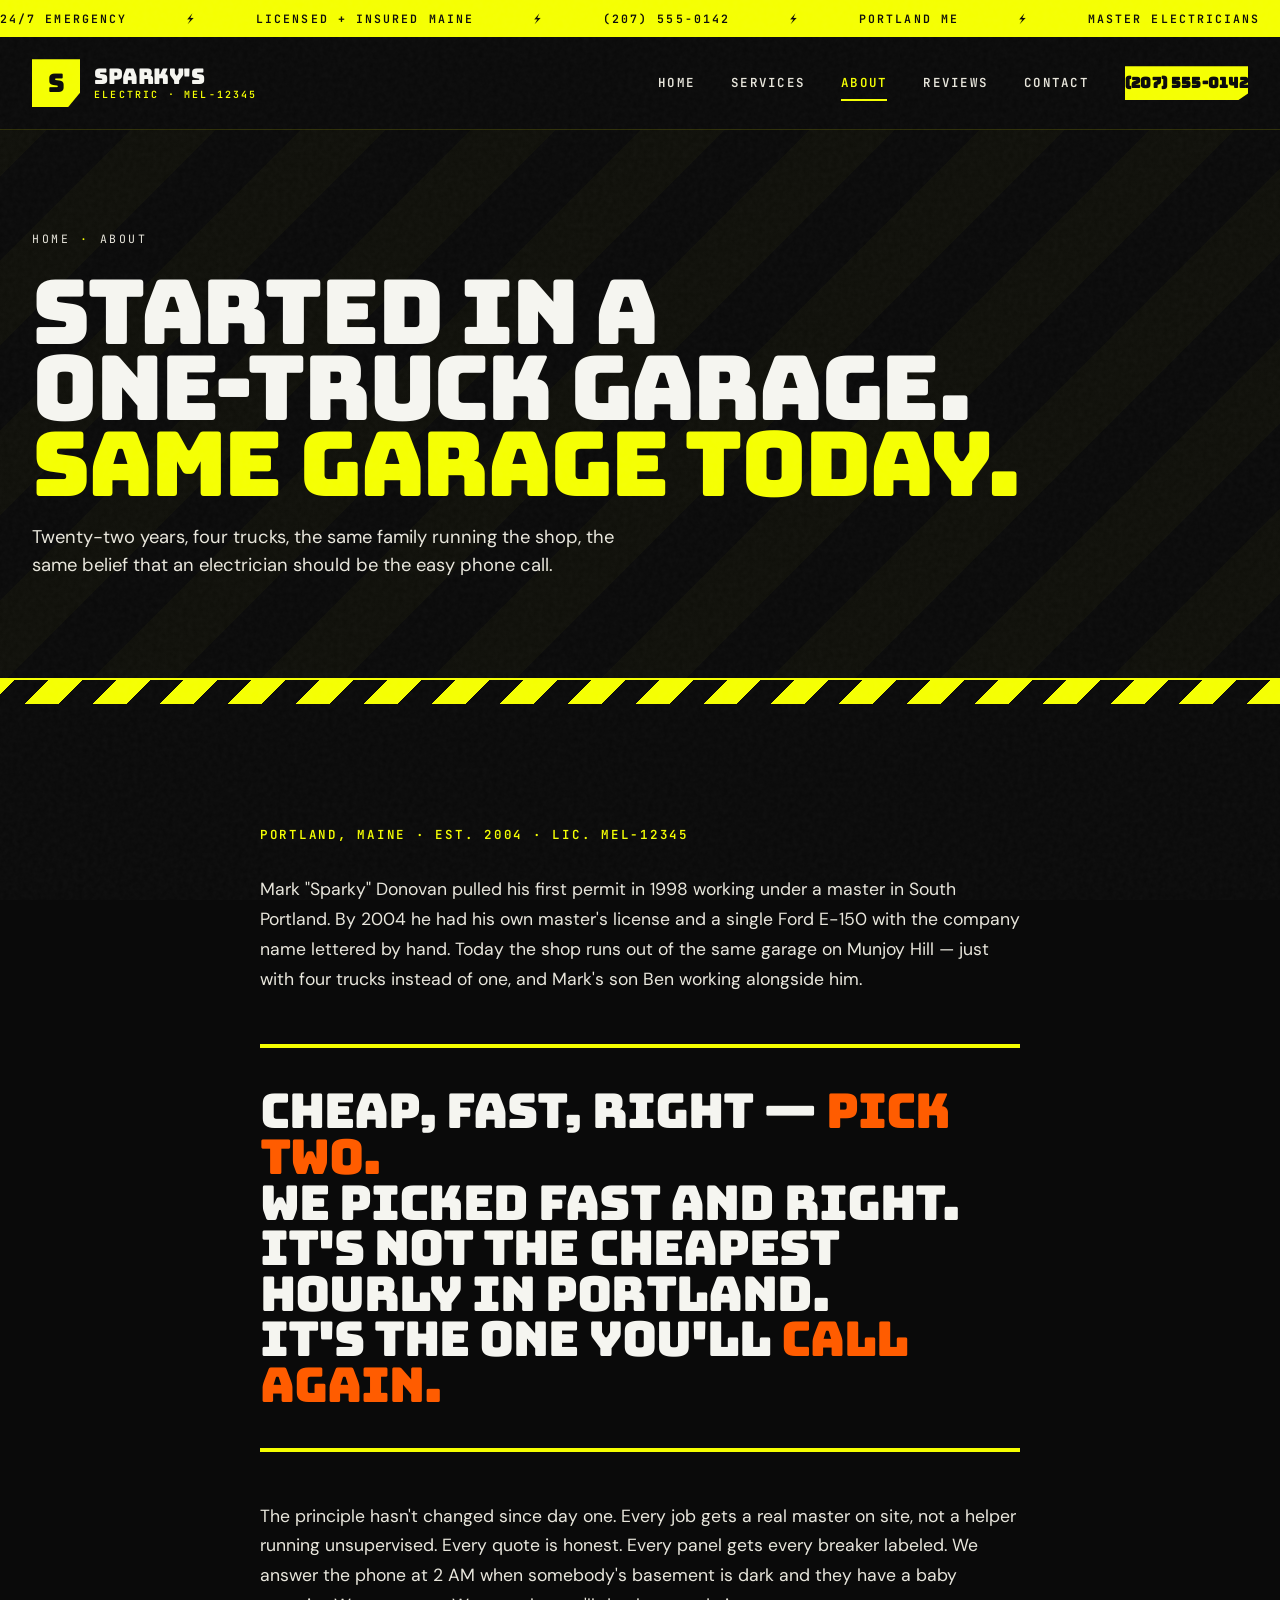
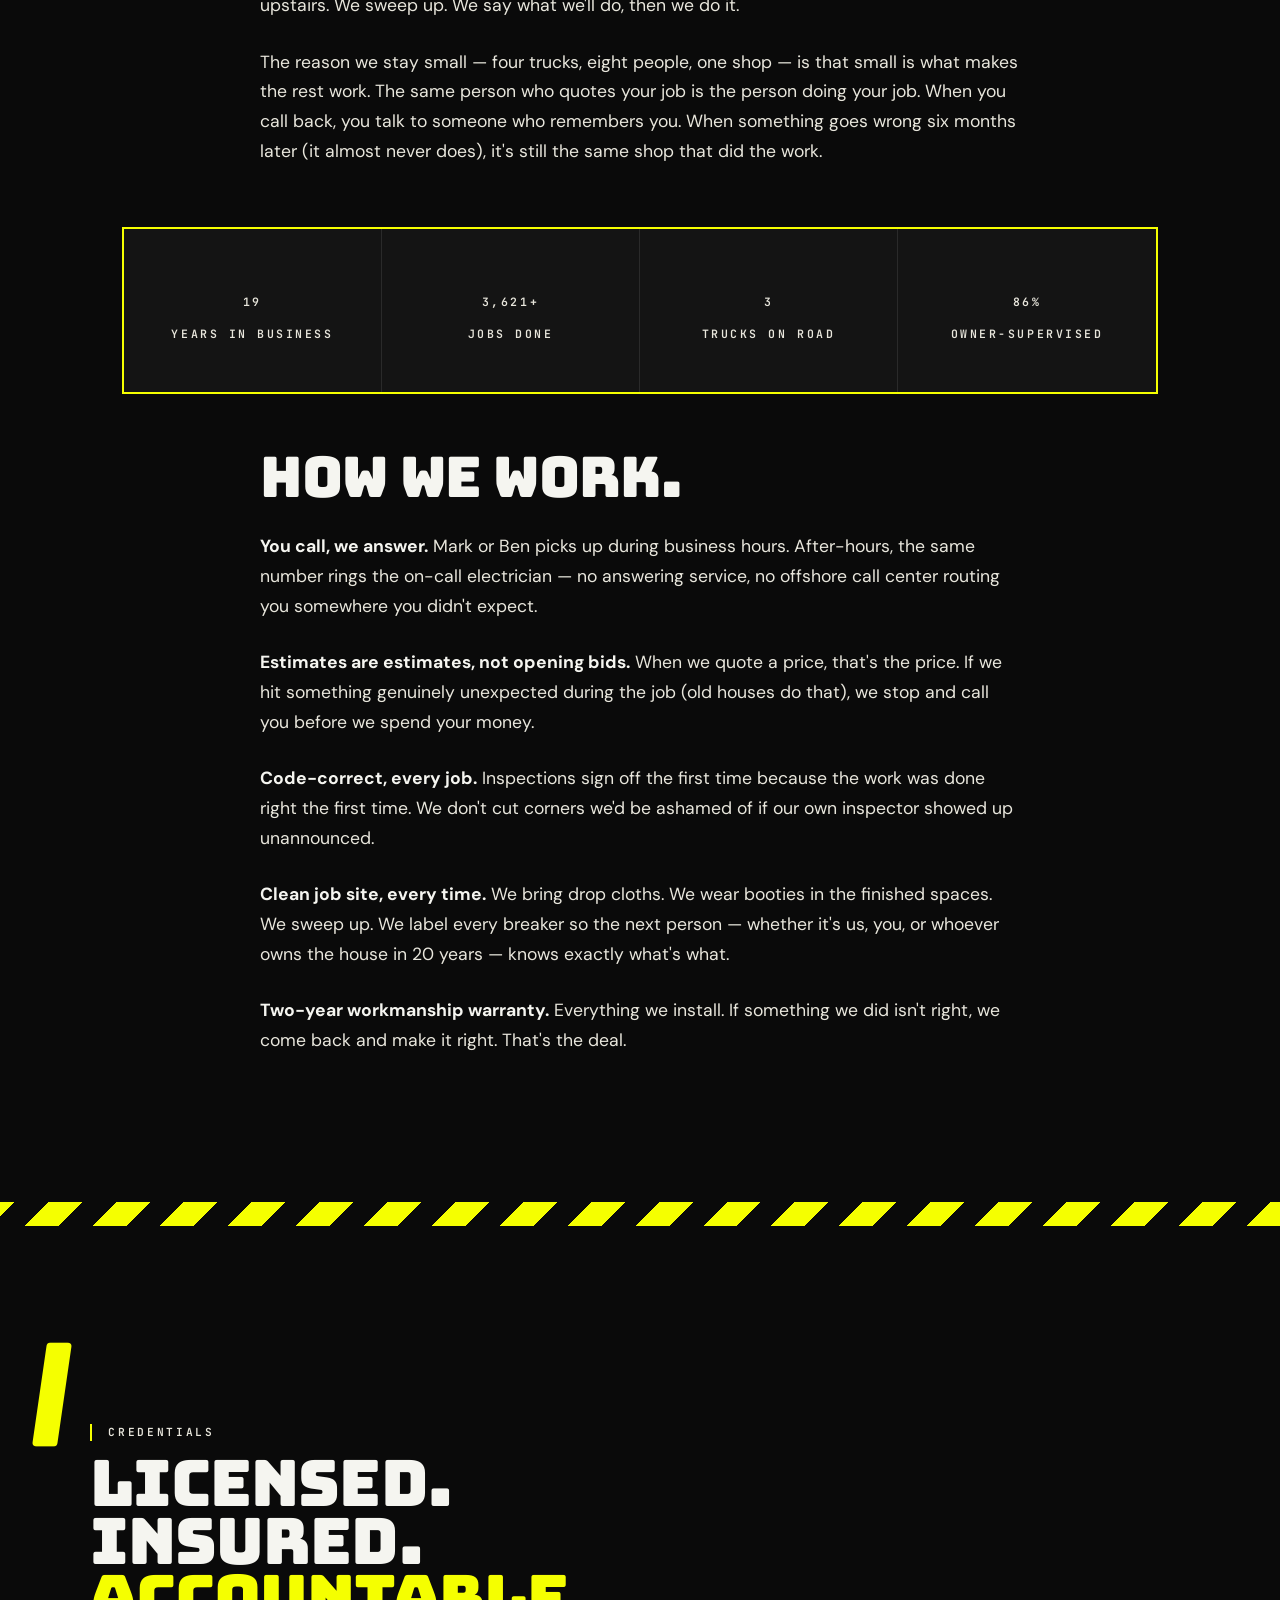
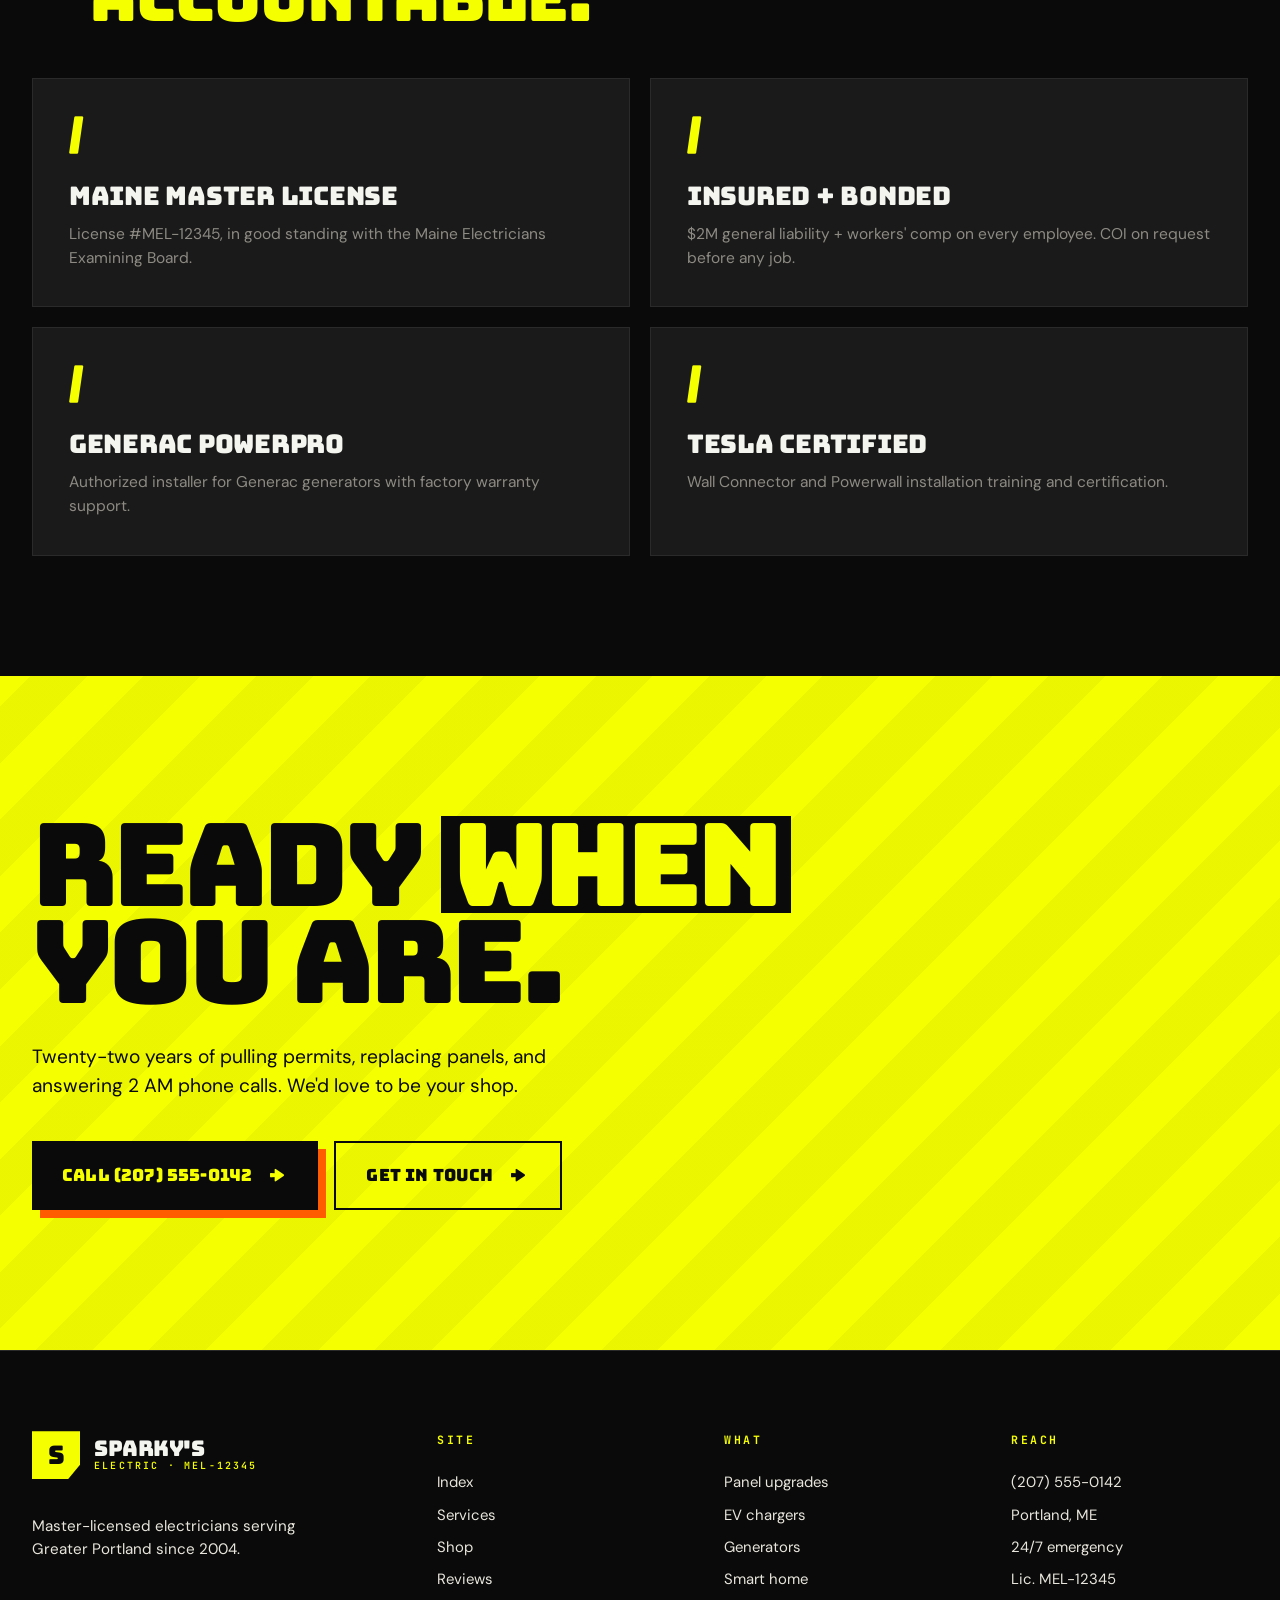
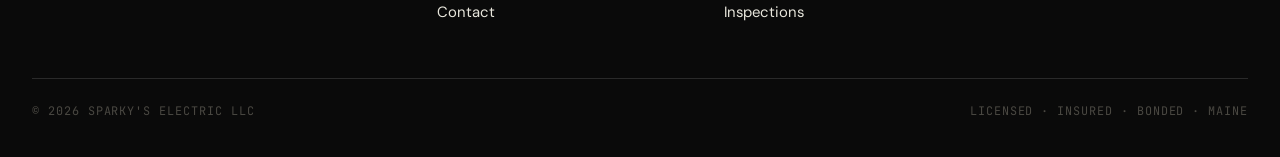
<file: about.html>
<!DOCTYPE html>
<html lang="en">
<head>
  <meta charset="UTF-8" />
  <meta name="viewport" content="width=device-width, initial-scale=1" />
  <title>Shop — SPARKY'S Electric, Portland Maine</title>
  <meta name="description" content="Family-owned master electricians serving Greater Portland Maine since 2004." />
  <link rel="preconnect" href="https://fonts.googleapis.com">
  <link rel="preconnect" href="https://fonts.gstatic.com" crossorigin>
  <link href="https://fonts.googleapis.com/css2?family=Bungee&family=DM+Sans:opsz,wght@9..40,400;9..40,500;9..40,600;9..40,700&family=JetBrains+Mono:wght@400;500;600;700&display=swap" rel="stylesheet">
  <link rel="stylesheet" href="styles.css">
</head>
<body>

  <div class="voltage-strip">
    <div class="marquee">
      <span>24/7 EMERGENCY</span><span>LICENSED + INSURED MAINE</span><span>(207) 555-0142</span><span>PORTLAND ME</span><span>MASTER ELECTRICIANS</span><span>SINCE 2004</span>
      <span>24/7 EMERGENCY</span><span>LICENSED + INSURED MAINE</span><span>(207) 555-0142</span><span>PORTLAND ME</span><span>MASTER ELECTRICIANS</span><span>SINCE 2004</span>
    </div>
  </div>

  <nav class="site-nav">
    <div class="wrap">
      <a href="index.html" class="brand">
        <span class="brand-mark">S</span>
        <span class="brand-name">SPARKY'S<small>Electric · MEL-12345</small></span>
      </a>
      <button class="nav-toggle" aria-label="Toggle menu">Menu</button>
      <div class="nav-items" id="nav-menu">
        <a href="index.html">Home</a>
        <a href="services.html">Services</a>
        <a href="about.html">About</a>
        <a href="reviews.html">Reviews</a>
        <a href="contact.html">Contact</a>
        <a href="tel:+12075550142" class="nav-cta" aria-label="Call (207) 555-0142">(207) 555-0142</a>
      </div>
    </div>
  </nav>

  <section class="page-header">
    <div class="wrap">
      <nav class="crumbs" aria-label="Breadcrumb"><a href="index.html">HOME</a><span>·</span>ABOUT</nav>
      <h1 class="brutal">STARTED IN A<br>ONE-TRUCK GARAGE.<br><span class="accent">SAME GARAGE TODAY.</span></h1>
      <p>Twenty-two years, four trucks, the same family running the shop, the same belief that an electrician should be the easy phone call.</p>
    </div>
  </section>

  <div class="hazard-stripe"></div>

  <section>
    <div class="wrap-tight">
      <div class="story reveal">
        <p style="font-family:var(--font-mono);font-size:0.78rem;color:var(--volt);letter-spacing:0.22em;text-transform:uppercase;font-weight:600;margin-bottom:30px">PORTLAND, MAINE · EST. 2004 · LIC. MEL-12345</p>

        <p>Mark "Sparky" Donovan pulled his first permit in 1998 working under a master in South Portland. By 2004 he had his own master's license and a single Ford E-150 with the company name lettered by hand. Today the shop runs out of the same garage on Munjoy Hill — just with four trucks instead of one, and Mark's son Ben working alongside him.</p>

        <div class="pull">CHEAP, FAST, RIGHT &mdash; <em>PICK TWO.</em><br>WE PICKED FAST AND RIGHT.<br>IT'S NOT THE CHEAPEST HOURLY IN PORTLAND.<br>IT'S THE ONE YOU'LL <em>CALL AGAIN.</em></div>

        <p>The principle hasn't changed since day one. Every job gets a real master on site, not a helper running unsupervised. Every quote is honest. Every panel gets every breaker labeled. We answer the phone at 2 AM when somebody's basement is dark and they have a baby upstairs. We sweep up. We say what we'll do, then we do it.</p>

        <p>The reason we stay small — four trucks, eight people, one shop — is that small is what makes the rest work. The same person who quotes your job is the person doing your job. When you call back, you talk to someone who remembers you. When something goes wrong six months later (it almost never does), it's still the same shop that did the work.</p>
      </div>

      <div class="big-stats reveal">
        <div>
          <strong><span data-count="22" data-suffix="">0</span></strong>
          <span>Years in business</span>
        </div>
        <div>
          <strong><span data-count="4200" data-suffix="+">0</span></strong>
          <span>Jobs done</span>
        </div>
        <div>
          <strong><span data-count="4" data-suffix="">0</span></strong>
          <span>Trucks on road</span>
        </div>
        <div>
          <strong><span data-count="100" data-suffix="%">0</span></strong>
          <span>Owner-supervised</span>
        </div>
      </div>

      <div class="story reveal">
        <h2 class="brutal" style="font-size:clamp(2rem,4.5vw,3.5rem);margin-bottom:30px;letter-spacing:-0.02em;">HOW WE WORK.</h2>

        <p><strong style="color:var(--white);">You call, we answer.</strong> Mark or Ben picks up during business hours. After-hours, the same number rings the on-call electrician — no answering service, no offshore call center routing you somewhere you didn't expect.</p>

        <p><strong style="color:var(--white);">Estimates are estimates, not opening bids.</strong> When we quote a price, that's the price. If we hit something genuinely unexpected during the job (old houses do that), we stop and call you before we spend your money.</p>

        <p><strong style="color:var(--white);">Code-correct, every job.</strong> Inspections sign off the first time because the work was done right the first time. We don't cut corners we'd be ashamed of if our own inspector showed up unannounced.</p>

        <p><strong style="color:var(--white);">Clean job site, every time.</strong> We bring drop cloths. We wear booties in the finished spaces. We sweep up. We label every breaker so the next person — whether it's us, you, or whoever owns the house in 20 years — knows exactly what's what.</p>

        <p><strong style="color:var(--white);">Two-year workmanship warranty.</strong> Everything we install. If something we did isn't right, we come back and make it right. That's the deal.</p>
      </div>
    </div>
  </section>

  <div class="hazard-stripe"></div>

  <section>
    <div class="wrap">
      <div class="section-marker reveal">
        <div><div class="num">/</div></div>
        <div>
          <div class="meta">CREDENTIALS</div>
          <h2>LICENSED.<br>INSURED.<br><span class="accent" style="color:var(--volt);">ACCOUNTABLE.</span></h2>
        </div>
      </div>

      <div class="services">
        <article class="svc half reveal">
          <span class="svc-num">/</span>
          <h3>Maine Master License</h3>
          <p>License #MEL-12345, in good standing with the Maine Electricians Examining Board.</p>
        </article>
        <article class="svc half reveal delay-1">
          <span class="svc-num">/</span>
          <h3>Insured + bonded</h3>
          <p>$2M general liability + workers' comp on every employee. COI on request before any job.</p>
        </article>
        <article class="svc half reveal delay-2">
          <span class="svc-num">/</span>
          <h3>Generac PowerPro</h3>
          <p>Authorized installer for Generac generators with factory warranty support.</p>
        </article>
        <article class="svc half reveal delay-1">
          <span class="svc-num">/</span>
          <h3>Tesla Certified</h3>
          <p>Wall Connector and Powerwall installation training and certification.</p>
        </article>
      </div>
    </div>
  </section>

  <section class="final">
    <div class="wrap">
      <h2 class="brutal">READY <span class="hl">WHEN</span><br>YOU ARE.</h2>
      <p>Twenty-two years of pulling permits, replacing panels, and answering 2 AM phone calls. We'd love to be your shop.</p>
      <div class="hero-actions">
        <a href="tel:+12075550142" class="slab slab-volt">CALL (207) 555-0142 <span class="arrow">→</span></a>
        <a href="contact.html" class="slab" style="background:transparent;color:var(--void);border:2px solid var(--void);">GET IN TOUCH <span class="arrow">→</span></a>
      </div>
    </div>
  </section>

  <footer class="site-footer">
    <div class="wrap">
      <div class="footer-grid">
        <div>
          <a href="index.html" class="brand" style="margin-bottom:18px">
            <span class="brand-mark">S</span>
            <span class="brand-name">SPARKY'S<small>Electric · MEL-12345</small></span>
          </a>
          <p style="color:var(--bone);max-width:280px;font-size:0.95rem;margin-top:18px">Master-licensed electricians serving Greater Portland since 2004.</p>
        </div>
        <div><h5>Site</h5><ul><li><a href="index.html">Index</a></li><li><a href="services.html">Services</a></li><li><a href="about.html">Shop</a></li><li><a href="reviews.html">Reviews</a></li><li><a href="contact.html">Contact</a></li></ul></div>
        <div><h5>What</h5><ul><li>Panel upgrades</li><li>EV chargers</li><li>Generators</li><li>Smart home</li><li>Inspections</li></ul></div>
        <div><h5>Reach</h5><ul><li><a href="tel:+12075550142">(207) 555-0142</a></li><li>Portland, ME</li><li>24/7 emergency</li><li>Lic. MEL-12345</li></ul></div>
      </div>
      <div class="footer-bottom">
        <span>© <span data-year>2026</span> SPARKY'S ELECTRIC LLC</span>
        <span>LICENSED · INSURED · BONDED · MAINE</span>
      </div>
    </div>
  </footer>

  <script src="script.js"></script>
</body>
</html>
</file>
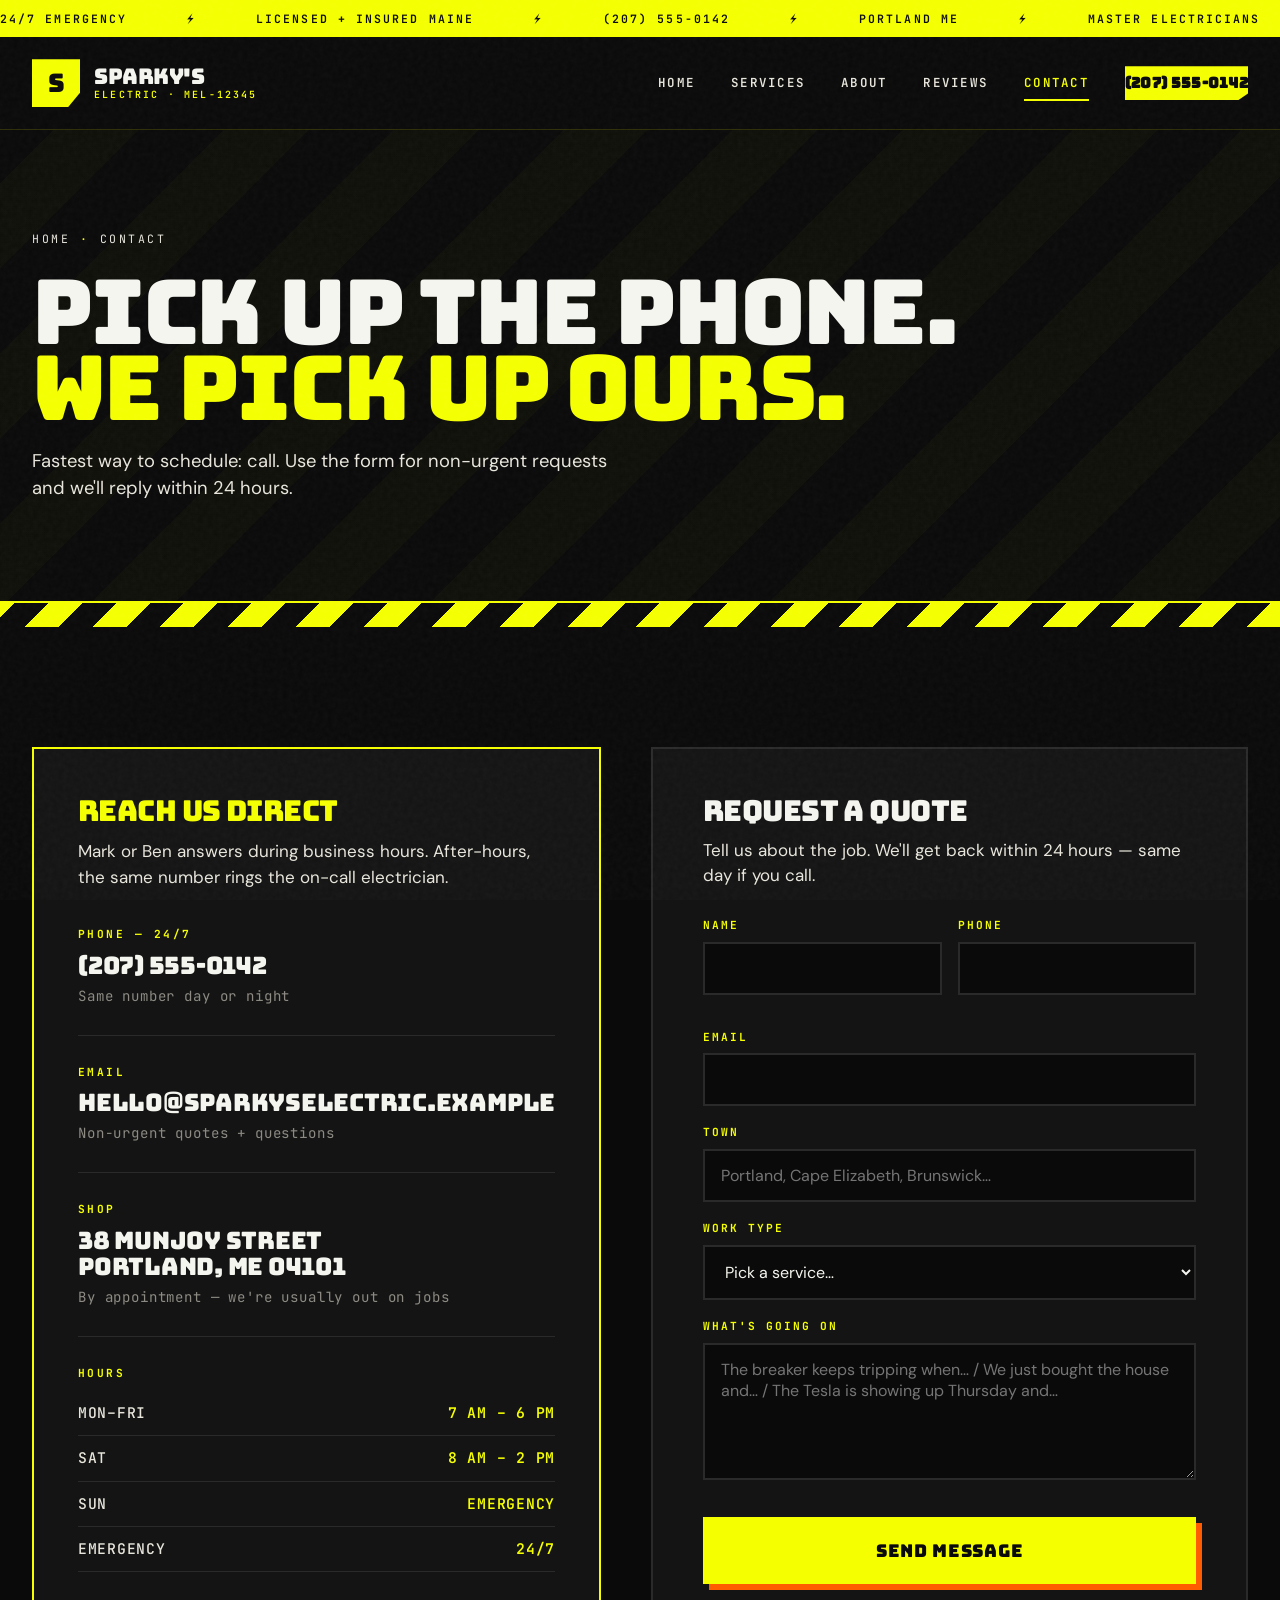
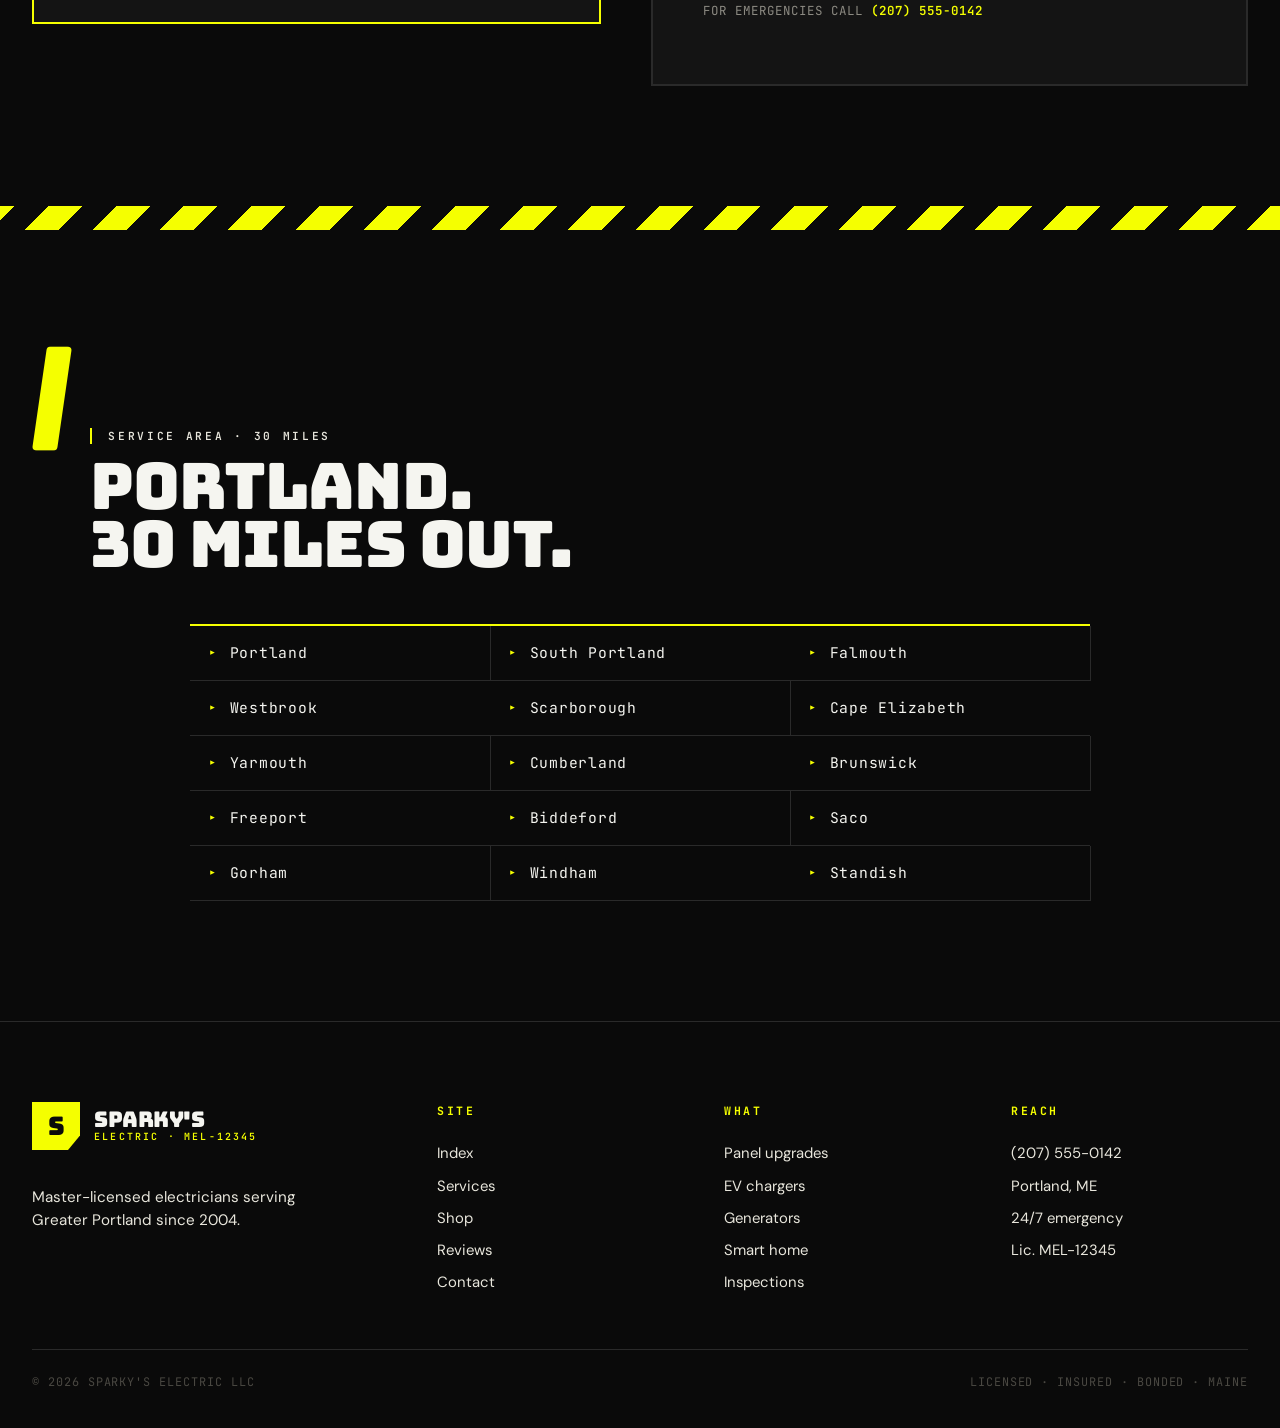
<file: contact.html>
<!DOCTYPE html>
<html lang="en">
<head>
  <meta charset="UTF-8" />
  <meta name="viewport" content="width=device-width, initial-scale=1" />
  <title>Contact — SPARKY'S Electric, Portland Maine</title>
  <meta name="description" content="Call (207) 555-0142 or schedule online. Master electricians serving Greater Portland Maine, 24/7 emergency service." />
  <link rel="preconnect" href="https://fonts.googleapis.com">
  <link rel="preconnect" href="https://fonts.gstatic.com" crossorigin>
  <link href="https://fonts.googleapis.com/css2?family=Bungee&family=DM+Sans:opsz,wght@9..40,400;9..40,500;9..40,600;9..40,700&family=JetBrains+Mono:wght@400;500;600;700&display=swap" rel="stylesheet">
  <link rel="stylesheet" href="styles.css">
</head>
<body>

  <div class="voltage-strip">
    <div class="marquee">
      <span>24/7 EMERGENCY</span><span>LICENSED + INSURED MAINE</span><span>(207) 555-0142</span><span>PORTLAND ME</span><span>MASTER ELECTRICIANS</span><span>SINCE 2004</span>
      <span>24/7 EMERGENCY</span><span>LICENSED + INSURED MAINE</span><span>(207) 555-0142</span><span>PORTLAND ME</span><span>MASTER ELECTRICIANS</span><span>SINCE 2004</span>
    </div>
  </div>

  <nav class="site-nav">
    <div class="wrap">
      <a href="index.html" class="brand">
        <span class="brand-mark">S</span>
        <span class="brand-name">SPARKY'S<small>Electric · MEL-12345</small></span>
      </a>
      <button class="nav-toggle" aria-label="Toggle menu">Menu</button>
      <div class="nav-items" id="nav-menu">
        <a href="index.html">Home</a>
        <a href="services.html">Services</a>
        <a href="about.html">About</a>
        <a href="reviews.html">Reviews</a>
        <a href="contact.html">Contact</a>
        <a href="tel:+12075550142" class="nav-cta" aria-label="Call (207) 555-0142">(207) 555-0142</a>
      </div>
    </div>
  </nav>

  <section class="page-header">
    <div class="wrap">
      <nav class="crumbs" aria-label="Breadcrumb"><a href="index.html">HOME</a><span>·</span>CONTACT</nav>
      <h1 class="brutal">PICK UP THE PHONE.<br><span class="accent">WE PICK UP OURS.</span></h1>
      <p>Fastest way to schedule: call. Use the form for non-urgent requests and we'll reply within 24 hours.</p>
    </div>
  </section>

  <div class="hazard-stripe"></div>

  <section>
    <div class="wrap">
      <div class="contact-grid">

        <div class="contact-info reveal">
          <h3>REACH US DIRECT</h3>
          <p>Mark or Ben answers during business hours. After-hours, the same number rings the on-call electrician.</p>

          <div class="cblock">
            <span class="label">Phone — 24/7</span>
            <div class="value"><a href="tel:+12075550142">(207) 555-0142</a></div>
            <div class="sub">Same number day or night</div>
          </div>

          <div class="cblock">
            <span class="label">Email</span>
            <div class="value"><a href="mailto:hello@sparkyselectric.example">hello@sparkyselectric.example</a></div>
            <div class="sub">Non-urgent quotes + questions</div>
          </div>

          <div class="cblock">
            <span class="label">Shop</span>
            <div class="value">38 MUNJOY STREET<br>PORTLAND, ME 04101</div>
            <div class="sub">By appointment — we're usually out on jobs</div>
          </div>

          <div class="cblock">
            <span class="label">Hours</span>
            <table class="hours-table">
              <caption class="sr-only">Business hours</caption>
              <tbody>
                <tr><th scope="row">MON–FRI</th><td>7 AM – 6 PM</td></tr>
                <tr><th scope="row">SAT</th><td>8 AM – 2 PM</td></tr>
                <tr><th scope="row">SUN</th><td>EMERGENCY</td></tr>
                <tr><th scope="row">EMERGENCY</th><td>24/7</td></tr>
              </tbody>
            </table>
          </div>
        </div>

        <div class="contact-form reveal delay-1">
          <h3 class="brutal">REQUEST A QUOTE</h3>
          <p>Tell us about the job. We'll get back within 24 hours — same day if you call.</p>

          <form id="contact-form" novalidate>
            <div class="form-row two">
              <div class="form-field">
                <label for="name">Name</label>
                <input type="text" id="name" name="name" required autocomplete="name" />
              </div>
              <div class="form-field">
                <label for="phone">Phone</label>
                <input type="tel" id="phone" name="phone" required autocomplete="tel" />
              </div>
            </div>

            <div class="form-field">
              <label for="email">Email</label>
              <input type="email" id="email" name="email" required autocomplete="email" />
            </div>

            <div class="form-field">
              <label for="town">Town</label>
              <input type="text" id="town" name="town" placeholder="Portland, Cape Elizabeth, Brunswick…" />
            </div>

            <div class="form-field">
              <label for="service">Work type</label>
              <select id="service" name="service">
                <option value="">Pick a service…</option>
                <option value="panel-upgrade">Panel upgrade</option>
                <option value="ev-charger">EV charger install</option>
                <option value="generator">Generator (standby or portable)</option>
                <option value="smart-home">Smart home / Cat6 / Lutron</option>
                <option value="troubleshooting">Troubleshooting</option>
                <option value="lighting">Lighting / recessed</option>
                <option value="code-inspection">Code / inspection / permit</option>
                <option value="commercial">Commercial</option>
                <option value="other">Other / not sure</option>
              </select>
            </div>

            <div class="form-field">
              <label for="message">What's going on</label>
              <textarea id="message" name="message" rows="5" placeholder="The breaker keeps tripping when… / We just bought the house and… / The Tesla is showing up Thursday and…"></textarea>
            </div>

            <button type="submit" class="form-submit">SEND MESSAGE</button>

            <p style="margin-top:18px;font-size:0.78rem;color:var(--stone);font-family:var(--font-mono);letter-spacing:0.08em;">FOR EMERGENCIES CALL <a href="tel:+12075550142" style="color:var(--volt);font-weight:600">(207) 555-0142</a></p>
            <p id="form-message" style="display:none;margin-top:18px;padding:18px 22px;background:var(--volt);border-left:4px solid var(--hazard);color:var(--void);font-family:var(--font-mono);font-size:0.86rem;letter-spacing:0.04em"></p>
          </form>
        </div>

      </div>
    </div>
  </section>

  <div class="hazard-stripe"></div>

  <section>
    <div class="wrap">
      <div class="section-marker reveal">
        <div><div class="num">/</div></div>
        <div>
          <div class="meta">SERVICE AREA · 30 MILES</div>
          <h2>PORTLAND.<br>30 MILES OUT.</h2>
        </div>
      </div>

      <ul class="towns reveal" style="grid-template-columns:repeat(3, 1fr);max-width:900px;margin:0 auto;">
        <li>Portland</li>
        <li>South Portland</li>
        <li>Falmouth</li>
        <li>Westbrook</li>
        <li>Scarborough</li>
        <li>Cape Elizabeth</li>
        <li>Yarmouth</li>
        <li>Cumberland</li>
        <li>Brunswick</li>
        <li>Freeport</li>
        <li>Biddeford</li>
        <li>Saco</li>
        <li>Gorham</li>
        <li>Windham</li>
        <li>Standish</li>
      </ul>
    </div>
  </section>

  <footer class="site-footer">
    <div class="wrap">
      <div class="footer-grid">
        <div>
          <a href="index.html" class="brand" style="margin-bottom:18px">
            <span class="brand-mark">S</span>
            <span class="brand-name">SPARKY'S<small>Electric · MEL-12345</small></span>
          </a>
          <p style="color:var(--bone);max-width:280px;font-size:0.95rem;margin-top:18px">Master-licensed electricians serving Greater Portland since 2004.</p>
        </div>
        <div><h5>Site</h5><ul><li><a href="index.html">Index</a></li><li><a href="services.html">Services</a></li><li><a href="about.html">Shop</a></li><li><a href="reviews.html">Reviews</a></li><li><a href="contact.html">Contact</a></li></ul></div>
        <div><h5>What</h5><ul><li>Panel upgrades</li><li>EV chargers</li><li>Generators</li><li>Smart home</li><li>Inspections</li></ul></div>
        <div><h5>Reach</h5><ul><li><a href="tel:+12075550142">(207) 555-0142</a></li><li>Portland, ME</li><li>24/7 emergency</li><li>Lic. MEL-12345</li></ul></div>
      </div>
      <div class="footer-bottom">
        <span>© <span data-year>2026</span> SPARKY'S ELECTRIC LLC</span>
        <span>LICENSED · INSURED · BONDED · MAINE</span>
      </div>
    </div>
  </footer>

  <script src="script.js"></script>
</body>
</html>
</file>
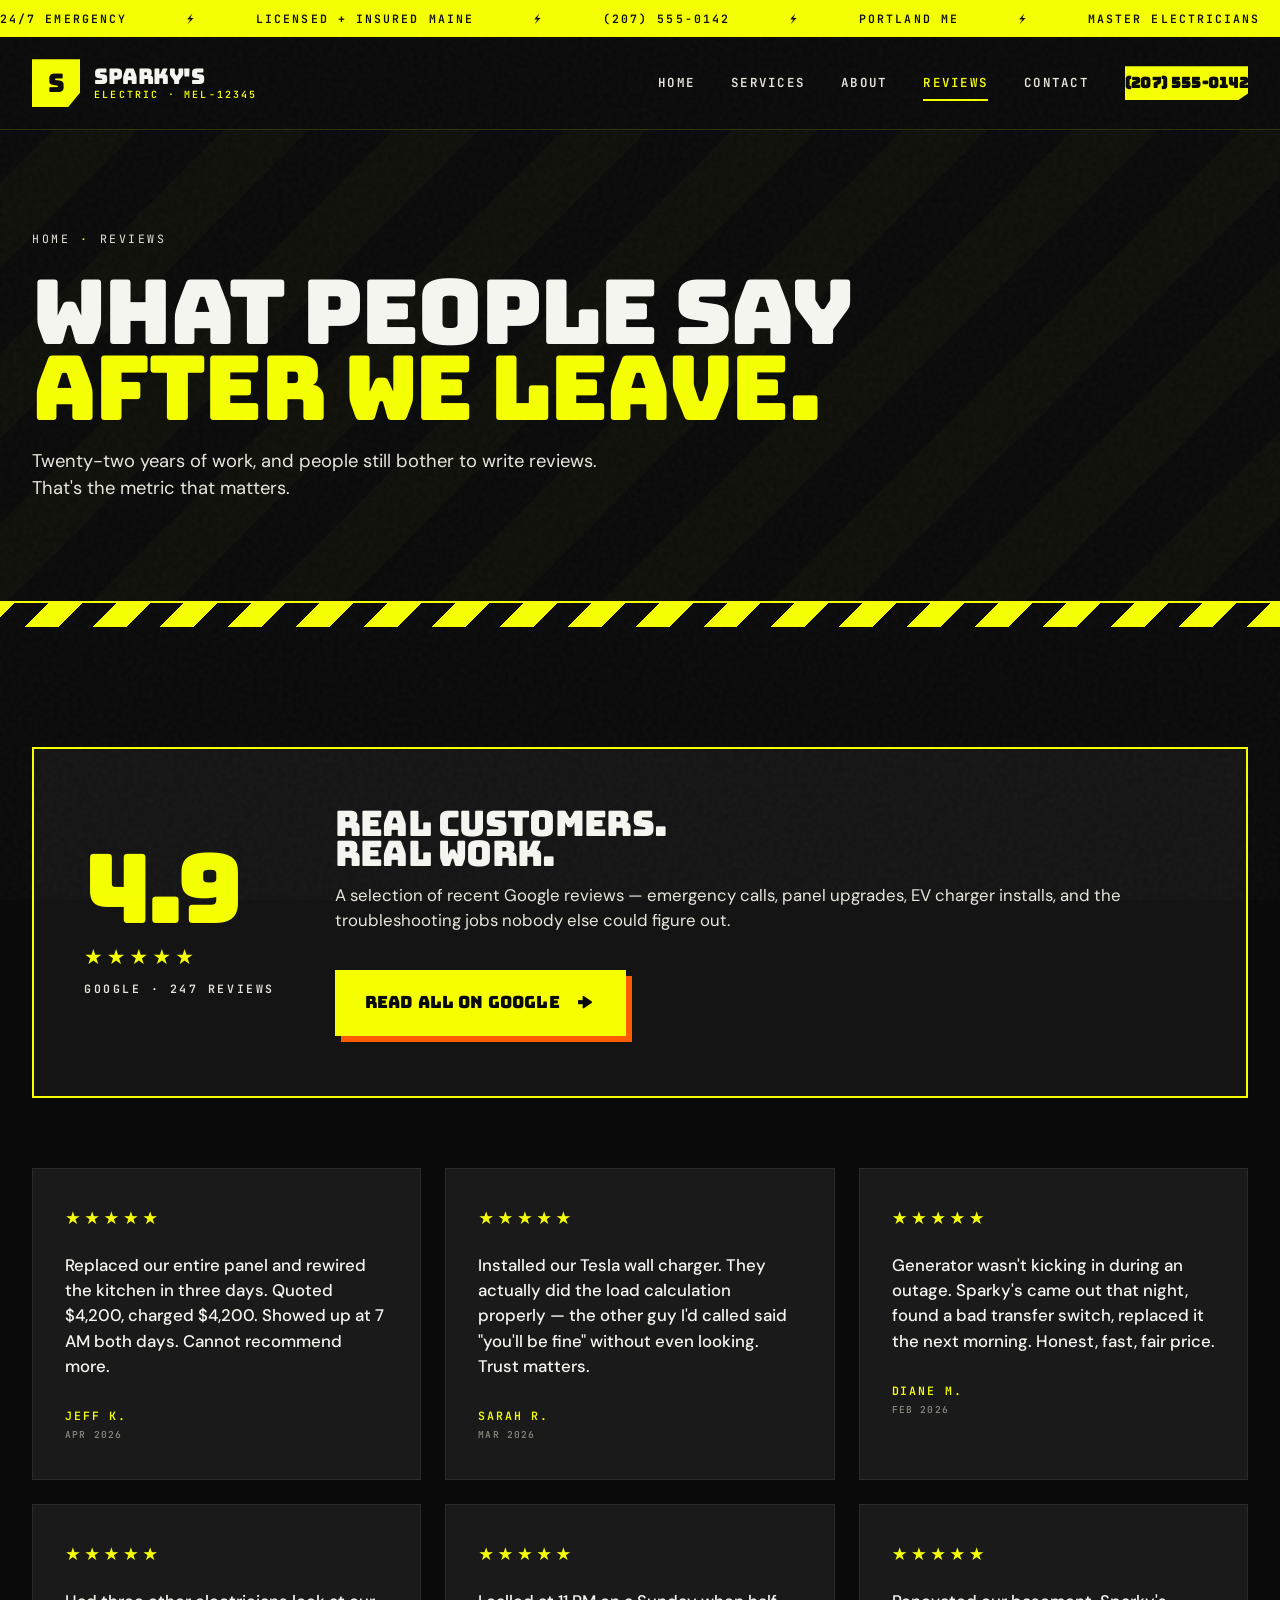
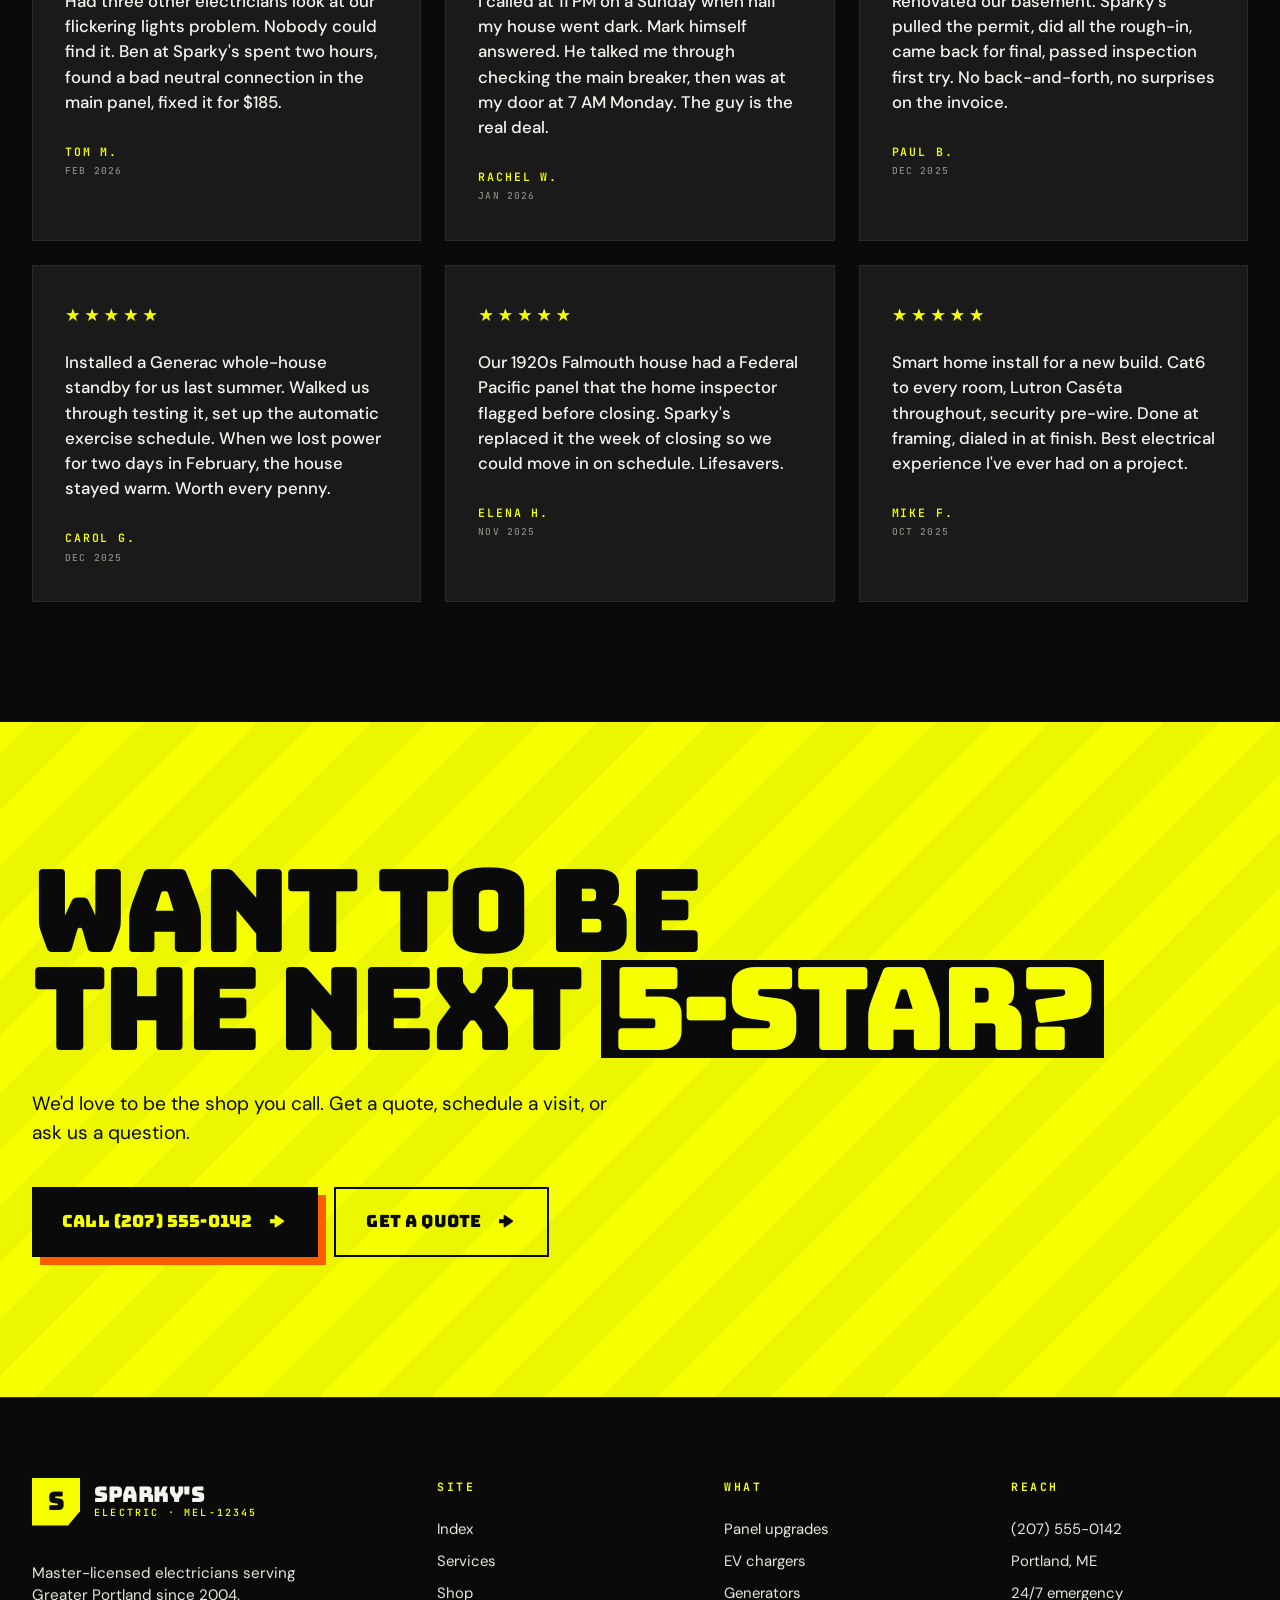
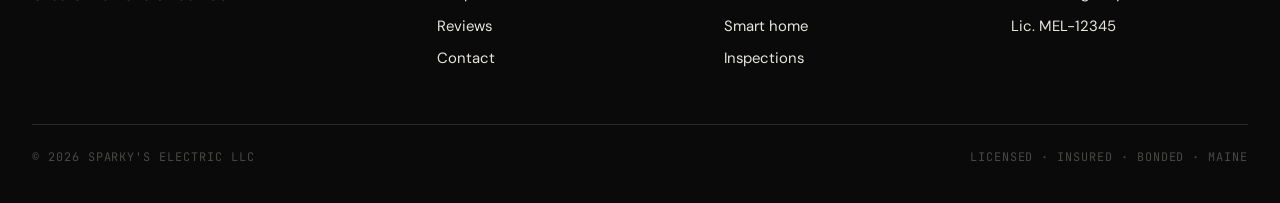
<file: reviews.html>
<!DOCTYPE html>
<html lang="en">
<head>
  <meta charset="UTF-8" />
  <meta name="viewport" content="width=device-width, initial-scale=1" />
  <title>Reviews — SPARKY'S Electric, Portland Maine</title>
  <meta name="description" content="Real Google reviews and customer feedback for Sparky's Electric, Portland Maine." />
  <link rel="preconnect" href="https://fonts.googleapis.com">
  <link rel="preconnect" href="https://fonts.gstatic.com" crossorigin>
  <link href="https://fonts.googleapis.com/css2?family=Bungee&family=DM+Sans:opsz,wght@9..40,400;9..40,500;9..40,600;9..40,700&family=JetBrains+Mono:wght@400;500;600;700&display=swap" rel="stylesheet">
  <link rel="stylesheet" href="styles.css">
</head>
<body>

  <div class="voltage-strip">
    <div class="marquee">
      <span>24/7 EMERGENCY</span><span>LICENSED + INSURED MAINE</span><span>(207) 555-0142</span><span>PORTLAND ME</span><span>MASTER ELECTRICIANS</span><span>SINCE 2004</span>
      <span>24/7 EMERGENCY</span><span>LICENSED + INSURED MAINE</span><span>(207) 555-0142</span><span>PORTLAND ME</span><span>MASTER ELECTRICIANS</span><span>SINCE 2004</span>
    </div>
  </div>

  <nav class="site-nav">
    <div class="wrap">
      <a href="index.html" class="brand">
        <span class="brand-mark">S</span>
        <span class="brand-name">SPARKY'S<small>Electric · MEL-12345</small></span>
      </a>
      <button class="nav-toggle" aria-label="Toggle menu">Menu</button>
      <div class="nav-items" id="nav-menu">
        <a href="index.html">Home</a>
        <a href="services.html">Services</a>
        <a href="about.html">About</a>
        <a href="reviews.html">Reviews</a>
        <a href="contact.html">Contact</a>
        <a href="tel:+12075550142" class="nav-cta" aria-label="Call (207) 555-0142">(207) 555-0142</a>
      </div>
    </div>
  </nav>

  <section class="page-header">
    <div class="wrap">
      <nav class="crumbs" aria-label="Breadcrumb"><a href="index.html">HOME</a><span>·</span>REVIEWS</nav>
      <h1 class="brutal">WHAT PEOPLE SAY<br><span class="accent">AFTER WE LEAVE.</span></h1>
      <p>Twenty-two years of work, and people still bother to write reviews. That's the metric that matters.</p>
    </div>
  </section>

  <div class="hazard-stripe"></div>

  <section>
    <div class="wrap">

      <div class="review-meta reveal" role="region" aria-label="Overall rating">
        <div class="big-rating">
          <span class="num">4.9</span>
          <div class="stars" aria-hidden="true">★★★★★</div>
          <span class="sr-only">4.9 out of 5 stars based on 247 Google reviews</span>
          <div class="label">GOOGLE · 247 REVIEWS</div>
        </div>
        <div>
          <h3 class="brutal">REAL CUSTOMERS.<br>REAL WORK.</h3>
          <p>A selection of recent Google reviews — emergency calls, panel upgrades, EV charger installs, and the troubleshooting jobs nobody else could figure out.</p>
          <a href="https://www.google.com/search?q=Sparky%27s+Electric+Portland+Maine+reviews" class="slab slab-volt" target="_blank" rel="noopener" style="margin-top:20px">READ ALL ON GOOGLE <span class="arrow" aria-hidden="true">→</span></a>
        </div>
      </div>

      <div class="testimonials-strip" style="grid-template-columns: repeat(3, 1fr);">

        <div class="tcard reveal" role="figure" aria-label="5 out of 5 stars">
          <blockquote>Replaced our entire panel and rewired the kitchen in three days. Quoted $4,200, charged $4,200. Showed up at 7 AM both days. Cannot recommend more.</blockquote>
          <cite>JEFF K.<small>APR 2026</small></cite>
        </div>

        <div class="tcard reveal delay-1" role="figure" aria-label="5 out of 5 stars">
          <blockquote>Installed our Tesla wall charger. They actually did the load calculation properly — the other guy I'd called said "you'll be fine" without even looking. Trust matters.</blockquote>
          <cite>SARAH R.<small>MAR 2026</small></cite>
        </div>

        <div class="tcard reveal delay-2" role="figure" aria-label="5 out of 5 stars">
          <blockquote>Generator wasn't kicking in during an outage. Sparky's came out that night, found a bad transfer switch, replaced it the next morning. Honest, fast, fair price.</blockquote>
          <cite>DIANE M.<small>FEB 2026</small></cite>
        </div>

        <div class="tcard reveal" role="figure" aria-label="5 out of 5 stars">
          <blockquote>Had three other electricians look at our flickering lights problem. Nobody could find it. Ben at Sparky's spent two hours, found a bad neutral connection in the main panel, fixed it for $185.</blockquote>
          <cite>TOM M.<small>FEB 2026</small></cite>
        </div>

        <div class="tcard reveal delay-1" role="figure" aria-label="5 out of 5 stars">
          <blockquote>I called at 11 PM on a Sunday when half my house went dark. Mark himself answered. He talked me through checking the main breaker, then was at my door at 7 AM Monday. The guy is the real deal.</blockquote>
          <cite>RACHEL W.<small>JAN 2026</small></cite>
        </div>

        <div class="tcard reveal delay-2" role="figure" aria-label="5 out of 5 stars">
          <blockquote>Renovated our basement. Sparky's pulled the permit, did all the rough-in, came back for final, passed inspection first try. No back-and-forth, no surprises on the invoice.</blockquote>
          <cite>PAUL B.<small>DEC 2025</small></cite>
        </div>

        <div class="tcard reveal" role="figure" aria-label="5 out of 5 stars">
          <blockquote>Installed a Generac whole-house standby for us last summer. Walked us through testing it, set up the automatic exercise schedule. When we lost power for two days in February, the house stayed warm. Worth every penny.</blockquote>
          <cite>CAROL G.<small>DEC 2025</small></cite>
        </div>

        <div class="tcard reveal delay-1" role="figure" aria-label="5 out of 5 stars">
          <blockquote>Our 1920s Falmouth house had a Federal Pacific panel that the home inspector flagged before closing. Sparky's replaced it the week of closing so we could move in on schedule. Lifesavers.</blockquote>
          <cite>ELENA H.<small>NOV 2025</small></cite>
        </div>

        <div class="tcard reveal delay-2" role="figure" aria-label="5 out of 5 stars">
          <blockquote>Smart home install for a new build. Cat6 to every room, Lutron Caséta throughout, security pre-wire. Done at framing, dialed in at finish. Best electrical experience I've ever had on a project.</blockquote>
          <cite>MIKE F.<small>OCT 2025</small></cite>
        </div>

      </div>
    </div>
  </section>

  <section class="final">
    <div class="wrap">
      <h2 class="brutal">WANT TO BE<br>THE NEXT <span class="hl">5-STAR?</span></h2>
      <p>We'd love to be the shop you call. Get a quote, schedule a visit, or ask us a question.</p>
      <div class="hero-actions">
        <a href="tel:+12075550142" class="slab slab-volt">CALL (207) 555-0142 <span class="arrow">→</span></a>
        <a href="contact.html" class="slab" style="background:transparent;color:var(--void);border:2px solid var(--void);">GET A QUOTE <span class="arrow">→</span></a>
      </div>
    </div>
  </section>

  <footer class="site-footer">
    <div class="wrap">
      <div class="footer-grid">
        <div>
          <a href="index.html" class="brand" style="margin-bottom:18px">
            <span class="brand-mark">S</span>
            <span class="brand-name">SPARKY'S<small>Electric · MEL-12345</small></span>
          </a>
          <p style="color:var(--bone);max-width:280px;font-size:0.95rem;margin-top:18px">Master-licensed electricians serving Greater Portland since 2004.</p>
        </div>
        <div><h5>Site</h5><ul><li><a href="index.html">Index</a></li><li><a href="services.html">Services</a></li><li><a href="about.html">Shop</a></li><li><a href="reviews.html">Reviews</a></li><li><a href="contact.html">Contact</a></li></ul></div>
        <div><h5>What</h5><ul><li>Panel upgrades</li><li>EV chargers</li><li>Generators</li><li>Smart home</li><li>Inspections</li></ul></div>
        <div><h5>Reach</h5><ul><li><a href="tel:+12075550142">(207) 555-0142</a></li><li>Portland, ME</li><li>24/7 emergency</li><li>Lic. MEL-12345</li></ul></div>
      </div>
      <div class="footer-bottom">
        <span>© <span data-year>2026</span> SPARKY'S ELECTRIC LLC</span>
        <span>LICENSED · INSURED · BONDED · MAINE</span>
      </div>
    </div>
  </footer>

  <script src="script.js"></script>
</body>
</html>
</file>
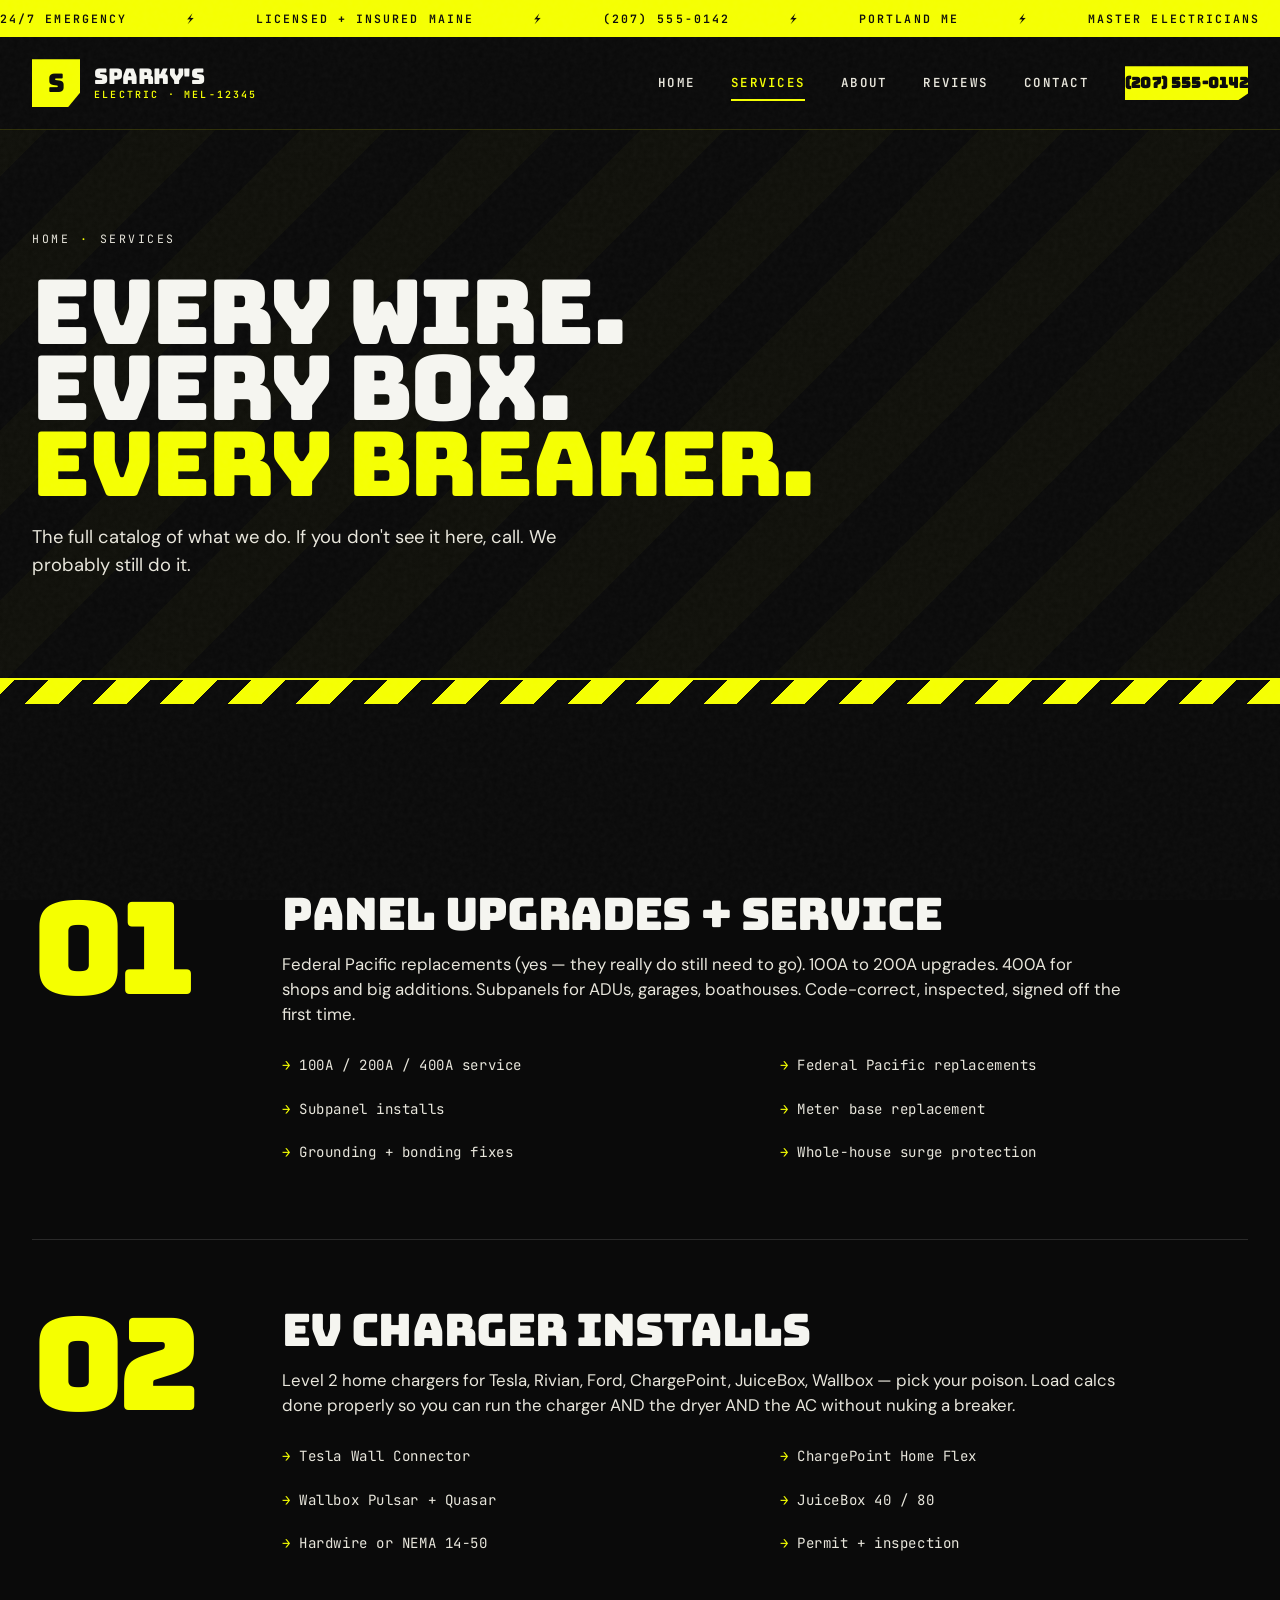
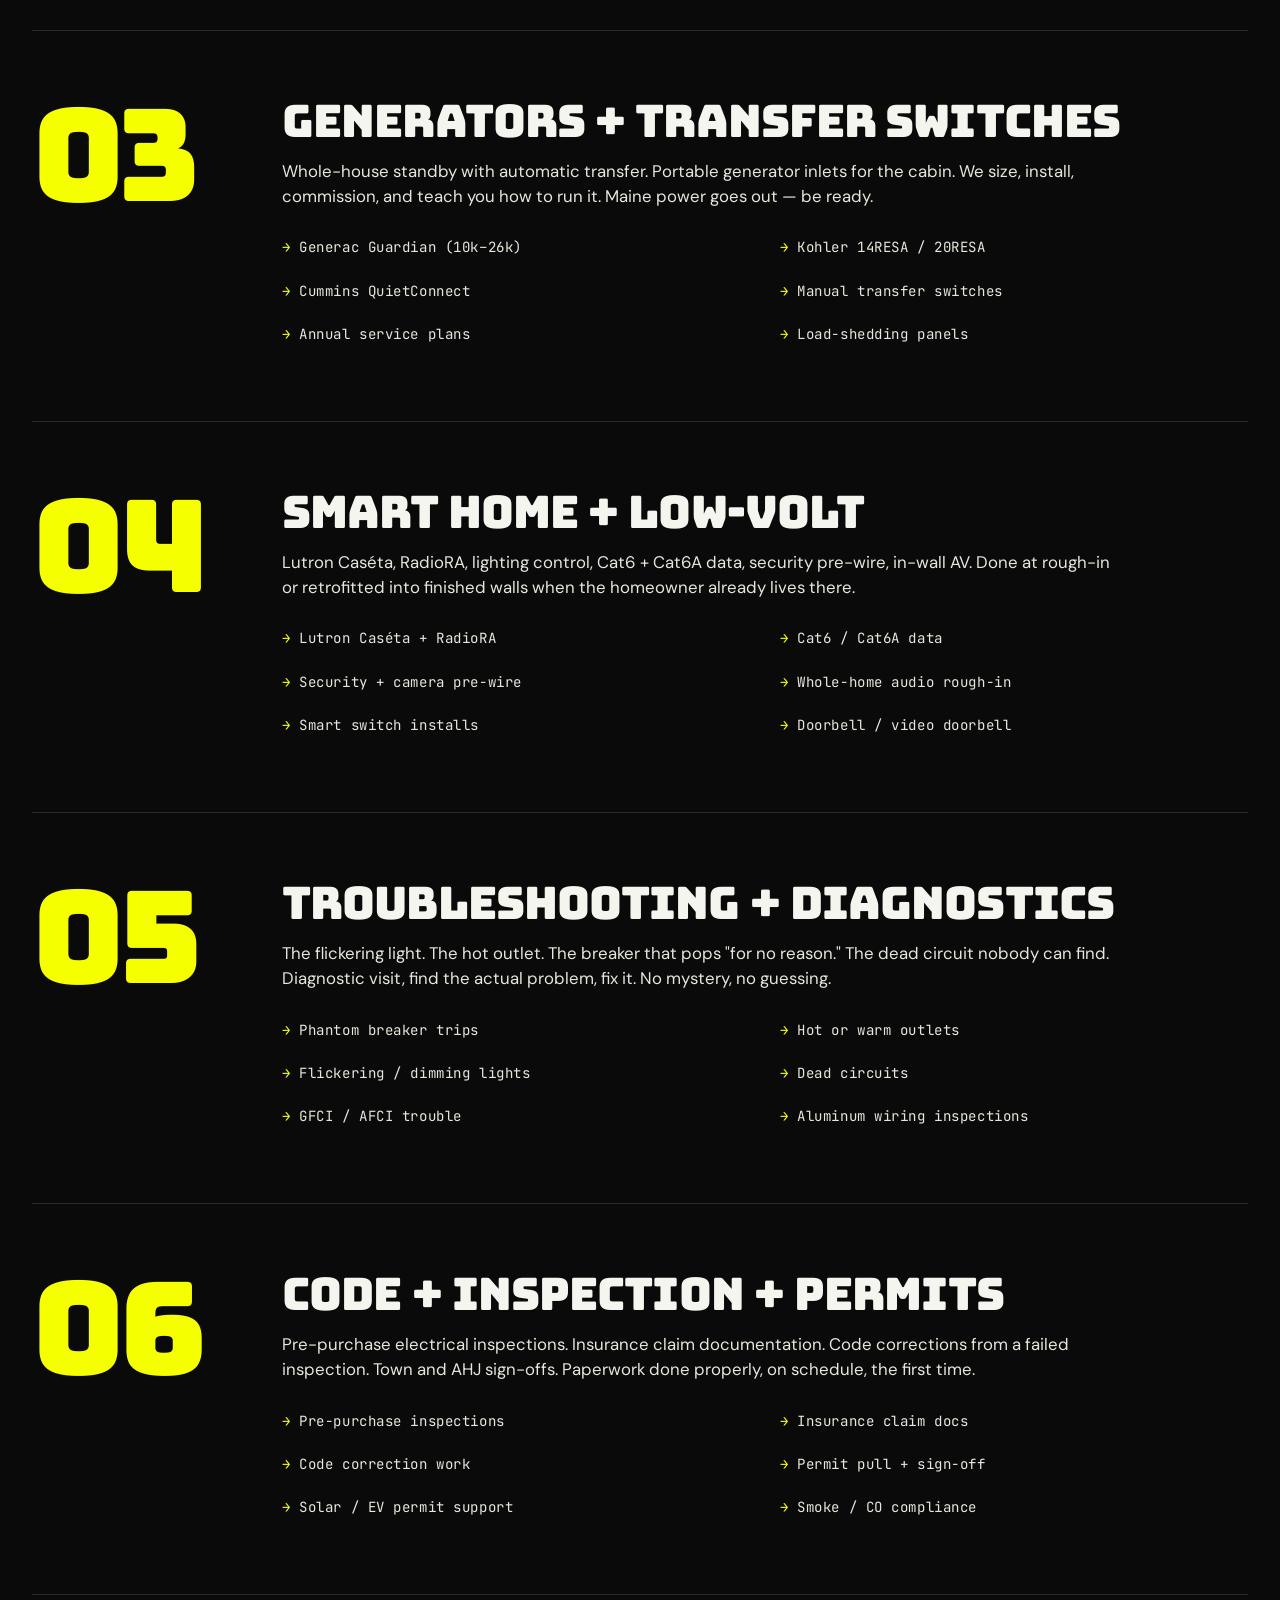
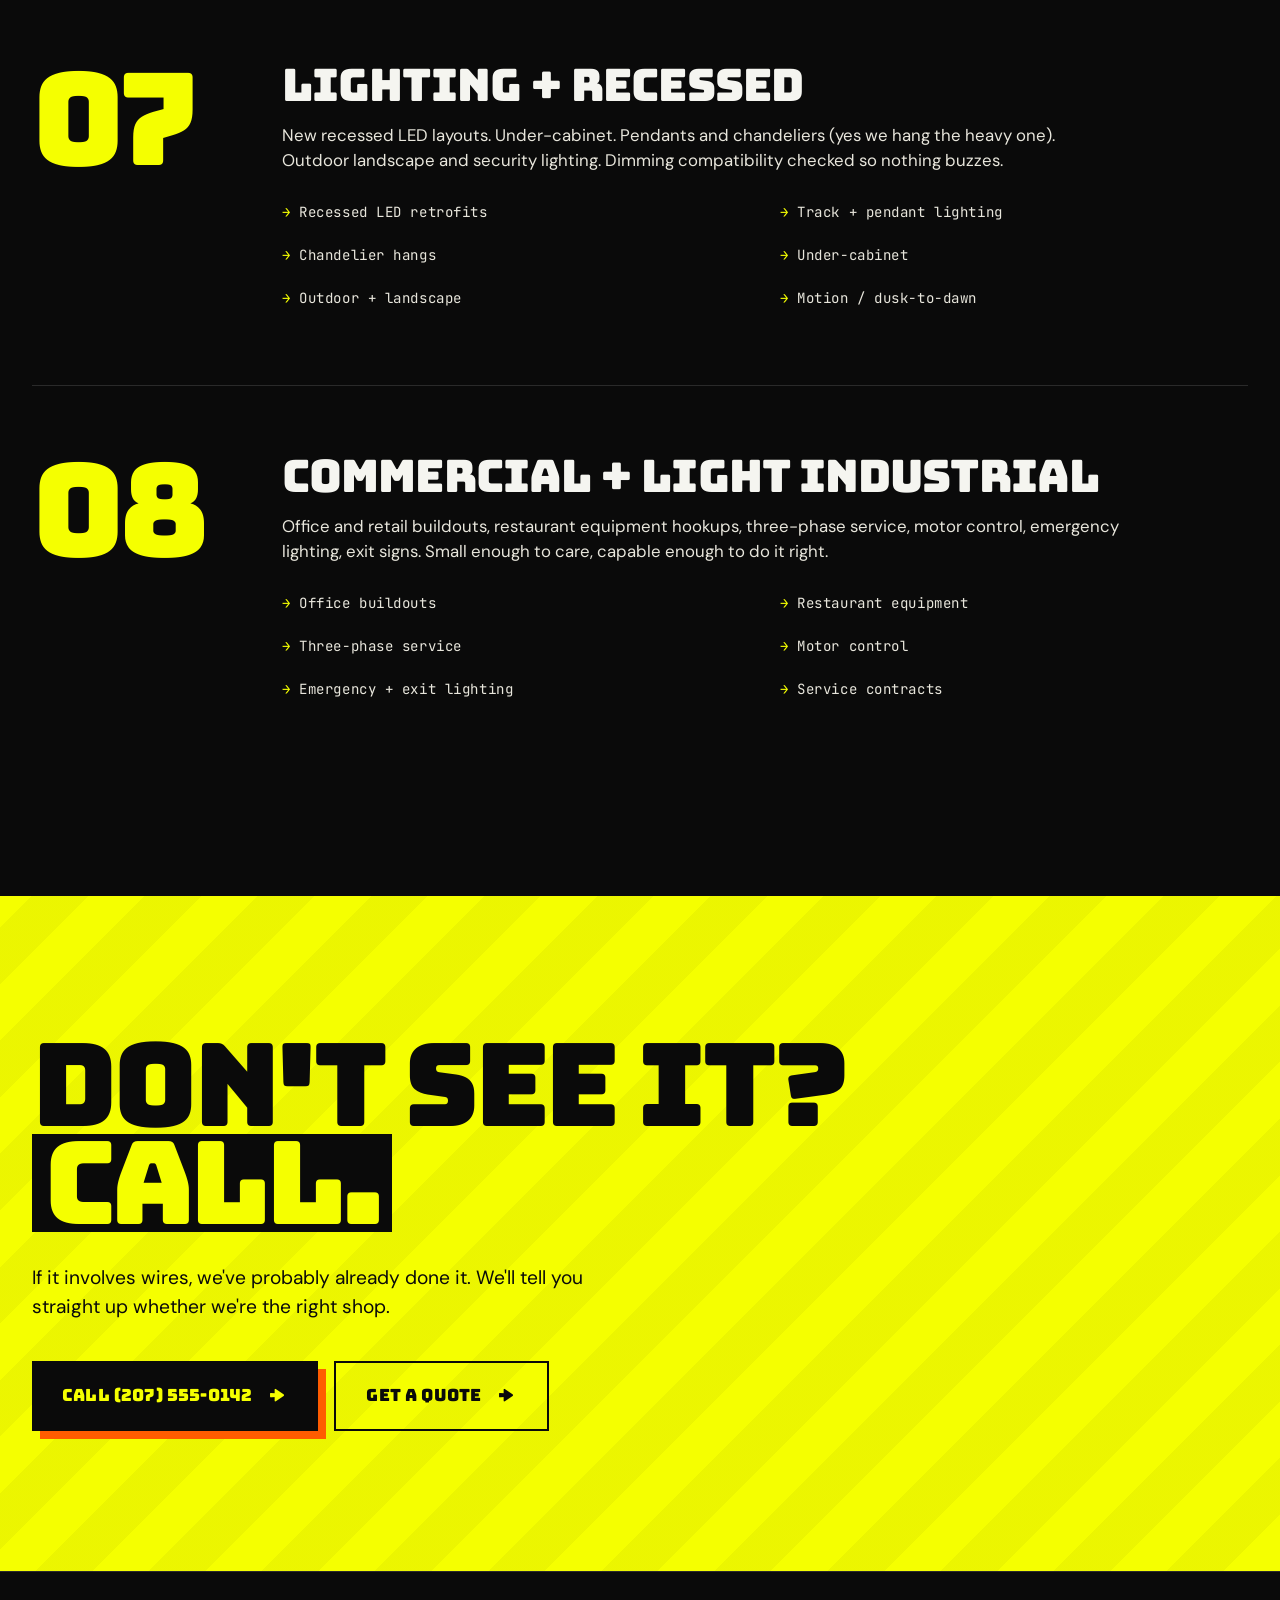
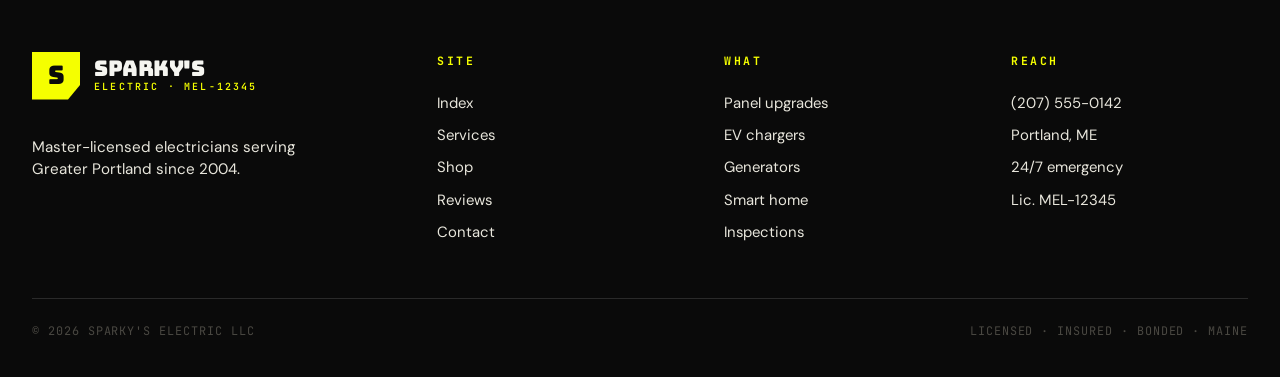
<file: services.html>
<!DOCTYPE html>
<html lang="en">
<head>
  <meta charset="UTF-8" />
  <meta name="viewport" content="width=device-width, initial-scale=1" />
  <title>Services — SPARKY'S Electric, Portland Maine</title>
  <meta name="description" content="Panel upgrades, EV chargers, generators, smart-home wiring, troubleshooting, code work. Master-licensed electricians serving Greater Portland Maine." />
  <link rel="preconnect" href="https://fonts.googleapis.com">
  <link rel="preconnect" href="https://fonts.gstatic.com" crossorigin>
  <link href="https://fonts.googleapis.com/css2?family=Bungee&family=DM+Sans:opsz,wght@9..40,400;9..40,500;9..40,600;9..40,700&family=JetBrains+Mono:wght@400;500;600;700&display=swap" rel="stylesheet">
  <link rel="stylesheet" href="styles.css">
</head>
<body>

  <div class="voltage-strip">
    <div class="marquee">
      <span>24/7 EMERGENCY</span><span>LICENSED + INSURED MAINE</span><span>(207) 555-0142</span><span>PORTLAND ME</span><span>MASTER ELECTRICIANS</span><span>SINCE 2004</span>
      <span>24/7 EMERGENCY</span><span>LICENSED + INSURED MAINE</span><span>(207) 555-0142</span><span>PORTLAND ME</span><span>MASTER ELECTRICIANS</span><span>SINCE 2004</span>
    </div>
  </div>

  <nav class="site-nav">
    <div class="wrap">
      <a href="index.html" class="brand">
        <span class="brand-mark">S</span>
        <span class="brand-name">SPARKY'S<small>Electric · MEL-12345</small></span>
      </a>
      <button class="nav-toggle" aria-label="Toggle menu">Menu</button>
      <div class="nav-items" id="nav-menu">
        <a href="index.html">Home</a>
        <a href="services.html">Services</a>
        <a href="about.html">About</a>
        <a href="reviews.html">Reviews</a>
        <a href="contact.html">Contact</a>
        <a href="tel:+12075550142" class="nav-cta" aria-label="Call (207) 555-0142">(207) 555-0142</a>
      </div>
    </div>
  </nav>

  <section class="page-header">
    <div class="wrap">
      <nav class="crumbs" aria-label="Breadcrumb"><a href="index.html">HOME</a><span>·</span>SERVICES</nav>
      <h1 class="brutal">EVERY WIRE.<br>EVERY BOX.<br><span class="accent">EVERY BREAKER.</span></h1>
      <p>The full catalog of what we do. If you don't see it here, call. We probably still do it.</p>
    </div>
  </section>

  <div class="hazard-stripe"></div>

  <section>
    <div class="wrap">

      <article class="svc-block reveal">
        <div class="number">01</div>
        <div>
          <h3>PANEL UPGRADES + SERVICE</h3>
          <p>Federal Pacific replacements (yes — they really do still need to go). 100A to 200A upgrades. 400A for shops and big additions. Subpanels for ADUs, garages, boathouses. Code-correct, inspected, signed off the first time.</p>
          <ul>
            <li>100A / 200A / 400A service</li>
            <li>Federal Pacific replacements</li>
            <li>Subpanel installs</li>
            <li>Meter base replacement</li>
            <li>Grounding + bonding fixes</li>
            <li>Whole-house surge protection</li>
          </ul>
        </div>
      </article>

      <article class="svc-block reveal">
        <div class="number">02</div>
        <div>
          <h3>EV CHARGER INSTALLS</h3>
          <p>Level 2 home chargers for Tesla, Rivian, Ford, ChargePoint, JuiceBox, Wallbox — pick your poison. Load calcs done properly so you can run the charger AND the dryer AND the AC without nuking a breaker.</p>
          <ul>
            <li>Tesla Wall Connector</li>
            <li>ChargePoint Home Flex</li>
            <li>Wallbox Pulsar + Quasar</li>
            <li>JuiceBox 40 / 80</li>
            <li>Hardwire or NEMA 14-50</li>
            <li>Permit + inspection</li>
          </ul>
        </div>
      </article>

      <article class="svc-block reveal">
        <div class="number">03</div>
        <div>
          <h3>GENERATORS + TRANSFER SWITCHES</h3>
          <p>Whole-house standby with automatic transfer. Portable generator inlets for the cabin. We size, install, commission, and teach you how to run it. Maine power goes out — be ready.</p>
          <ul>
            <li>Generac Guardian (10k–26k)</li>
            <li>Kohler 14RESA / 20RESA</li>
            <li>Cummins QuietConnect</li>
            <li>Manual transfer switches</li>
            <li>Annual service plans</li>
            <li>Load-shedding panels</li>
          </ul>
        </div>
      </article>

      <article class="svc-block reveal">
        <div class="number">04</div>
        <div>
          <h3>SMART HOME + LOW-VOLT</h3>
          <p>Lutron Caséta, RadioRA, lighting control, Cat6 + Cat6A data, security pre-wire, in-wall AV. Done at rough-in or retrofitted into finished walls when the homeowner already lives there.</p>
          <ul>
            <li>Lutron Caséta + RadioRA</li>
            <li>Cat6 / Cat6A data</li>
            <li>Security + camera pre-wire</li>
            <li>Whole-home audio rough-in</li>
            <li>Smart switch installs</li>
            <li>Doorbell / video doorbell</li>
          </ul>
        </div>
      </article>

      <article class="svc-block reveal">
        <div class="number">05</div>
        <div>
          <h3>TROUBLESHOOTING + DIAGNOSTICS</h3>
          <p>The flickering light. The hot outlet. The breaker that pops "for no reason." The dead circuit nobody can find. Diagnostic visit, find the actual problem, fix it. No mystery, no guessing.</p>
          <ul>
            <li>Phantom breaker trips</li>
            <li>Hot or warm outlets</li>
            <li>Flickering / dimming lights</li>
            <li>Dead circuits</li>
            <li>GFCI / AFCI trouble</li>
            <li>Aluminum wiring inspections</li>
          </ul>
        </div>
      </article>

      <article class="svc-block reveal">
        <div class="number">06</div>
        <div>
          <h3>CODE + INSPECTION + PERMITS</h3>
          <p>Pre-purchase electrical inspections. Insurance claim documentation. Code corrections from a failed inspection. Town and AHJ sign-offs. Paperwork done properly, on schedule, the first time.</p>
          <ul>
            <li>Pre-purchase inspections</li>
            <li>Insurance claim docs</li>
            <li>Code correction work</li>
            <li>Permit pull + sign-off</li>
            <li>Solar / EV permit support</li>
            <li>Smoke / CO compliance</li>
          </ul>
        </div>
      </article>

      <article class="svc-block reveal">
        <div class="number">07</div>
        <div>
          <h3>LIGHTING + RECESSED</h3>
          <p>New recessed LED layouts. Under-cabinet. Pendants and chandeliers (yes we hang the heavy one). Outdoor landscape and security lighting. Dimming compatibility checked so nothing buzzes.</p>
          <ul>
            <li>Recessed LED retrofits</li>
            <li>Track + pendant lighting</li>
            <li>Chandelier hangs</li>
            <li>Under-cabinet</li>
            <li>Outdoor + landscape</li>
            <li>Motion / dusk-to-dawn</li>
          </ul>
        </div>
      </article>

      <article class="svc-block reveal">
        <div class="number">08</div>
        <div>
          <h3>COMMERCIAL + LIGHT INDUSTRIAL</h3>
          <p>Office and retail buildouts, restaurant equipment hookups, three-phase service, motor control, emergency lighting, exit signs. Small enough to care, capable enough to do it right.</p>
          <ul>
            <li>Office buildouts</li>
            <li>Restaurant equipment</li>
            <li>Three-phase service</li>
            <li>Motor control</li>
            <li>Emergency + exit lighting</li>
            <li>Service contracts</li>
          </ul>
        </div>
      </article>

    </div>
  </section>

  <section class="final">
    <div class="wrap">
      <h2 class="brutal">DON'T SEE IT?<br><span class="hl">CALL.</span></h2>
      <p>If it involves wires, we've probably already done it. We'll tell you straight up whether we're the right shop.</p>
      <div class="hero-actions">
        <a href="tel:+12075550142" class="slab slab-volt">CALL (207) 555-0142 <span class="arrow">→</span></a>
        <a href="contact.html" class="slab" style="background:transparent;color:var(--void);border:2px solid var(--void);">GET A QUOTE <span class="arrow">→</span></a>
      </div>
    </div>
  </section>

  <footer class="site-footer">
    <div class="wrap">
      <div class="footer-grid">
        <div>
          <a href="index.html" class="brand" style="margin-bottom:18px">
            <span class="brand-mark">S</span>
            <span class="brand-name">SPARKY'S<small>Electric · MEL-12345</small></span>
          </a>
          <p style="color:var(--bone);max-width:280px;font-size:0.95rem;margin-top:18px">Master-licensed electricians serving Greater Portland since 2004.</p>
        </div>
        <div><h5>Site</h5><ul><li><a href="index.html">Index</a></li><li><a href="services.html">Services</a></li><li><a href="about.html">Shop</a></li><li><a href="reviews.html">Reviews</a></li><li><a href="contact.html">Contact</a></li></ul></div>
        <div><h5>What</h5><ul><li>Panel upgrades</li><li>EV chargers</li><li>Generators</li><li>Smart home</li><li>Inspections</li></ul></div>
        <div><h5>Reach</h5><ul><li><a href="tel:+12075550142">(207) 555-0142</a></li><li>Portland, ME</li><li>24/7 emergency</li><li>Lic. MEL-12345</li></ul></div>
      </div>
      <div class="footer-bottom">
        <span>© <span data-year>2026</span> SPARKY'S ELECTRIC LLC</span>
        <span>LICENSED · INSURED · BONDED · MAINE</span>
      </div>
    </div>
  </footer>

  <script src="script.js"></script>
</body>
</html>
</file>
<file: styles.css>
/* =========================================================
   Sparky's Electric — v2 "Voltage"
   Aesthetic: industrial-brutalist meets blueprint
   Per anthropic-skills/frontend-design — bold, distinctive,
   no Inter, no Space Grotesk, no AI-template clichés.
   ========================================================= */

:root {
  --void: #0A0A0A;
  --void-soft: #141414;
  --void-card: #1A1A1A;

  --volt: #F5FF00;            /* high-voltage yellow — primary accent */
  --volt-dim: #C8D000;        /* dimmer for press states */
  --hazard: #FF5C00;          /* hazard orange — danger / emergency */

  --white: #F5F5F0;           /* near-white, slightly warm */
  --bone: #E8E6DC;
  --stone: #8C8A82;
  --concrete: #4A4842;

  --grain-strength: 0.06;

  --font-brutal: 'Bungee', 'Impact', 'Arial Black', sans-serif;
  --font-body: 'DM Sans', system-ui, -apple-system, sans-serif;
  --font-mono: 'JetBrains Mono', 'Courier New', monospace;
}

* { box-sizing: border-box; margin: 0; padding: 0; }

html {
  scroll-behavior: smooth;
  -webkit-font-smoothing: antialiased;
  color-scheme: dark;
}

/* Focus visible — keyboard users get a real ring; mouse users don't see flash */
:focus-visible {
  outline: 3px solid var(--volt);
  outline-offset: 3px;
  border-radius: 2px;
}
:focus:not(:focus-visible) { outline: none; }

/* Respect reduced-motion preference everywhere */
@media (prefers-reduced-motion: reduce) {
  *,
  *::before,
  *::after {
    animation-duration: 0.001ms !important;
    animation-iteration-count: 1 !important;
    transition-duration: 0.001ms !important;
    scroll-behavior: auto !important;
  }
  .voltage-strip .marquee { animation: none !important; }
  .hero-schematic path { animation: none !important; stroke-dashoffset: 0 !important; }
  .topbar .pulse::before { animation: none !important; }
}

/* Touch + scroll behavior */
body {
  touch-action: manipulation;
  overscroll-behavior: contain;
}

body {
  font-family: var(--font-body);
  background: var(--void);
  color: var(--white);
  font-size: 17px;
  line-height: 1.5;
  font-weight: 400;
  overflow-x: hidden;
  position: relative;
}

/* Grain overlay across entire site */
body::before {
  content: "";
  position: fixed;
  inset: 0;
  pointer-events: none;
  z-index: 1000;
  opacity: var(--grain-strength);
  background-image: url("data:image/svg+xml,%3Csvg viewBox='0 0 200 200' xmlns='http://www.w3.org/2000/svg'%3E%3Cfilter id='n'%3E%3CfeTurbulence type='fractalNoise' baseFrequency='0.9' numOctaves='3'/%3E%3CfeColorMatrix values='0 0 0 0 1 0 0 0 0 1 0 0 0 0 1 0 0 0 0.5 0'/%3E%3C/filter%3E%3Crect width='100%25' height='100%25' filter='url(%23n)'/%3E%3C/svg%3E");
}

a { color: var(--volt); text-decoration: none; transition: color .15s; }
a:hover { color: var(--white); }

img { max-width: 100%; display: block; }

/* ---------- Typography ---------- */
.brutal {
  font-family: var(--font-brutal);
  font-weight: 400;
  letter-spacing: -0.02em;
  line-height: 0.85;
  text-transform: uppercase;
}
.mono {
  font-family: var(--font-mono);
  font-weight: 500;
  letter-spacing: 0.04em;
}

h1, h2, h3 { font-family: var(--font-brutal); font-weight: 400; line-height: 0.9; text-transform: uppercase; letter-spacing: -0.015em; }

p { margin: 0 0 1em; }

/* ---------- Layout ---------- */
.wrap {
  max-width: 1400px;
  margin: 0 auto;
  padding: 0 32px;
}
.wrap-tight {
  max-width: 1100px;
  margin: 0 auto;
  padding: 0 32px;
}

/* ---------- Top voltage strip ---------- */
.voltage-strip {
  background: var(--volt);
  color: var(--void);
  padding: 10px 0;
  font-family: var(--font-mono);
  font-size: 0.72rem;
  font-weight: 600;
  letter-spacing: 0.18em;
  text-transform: uppercase;
  position: relative;
  z-index: 10;
  overflow: hidden;
}
.voltage-strip .marquee {
  display: flex;
  gap: 60px;
  animation: scroll-strip 30s linear infinite;
  white-space: nowrap;
}
@keyframes scroll-strip {
  0% { transform: translateX(0); }
  100% { transform: translateX(-50%); }
}
.voltage-strip .marquee span::after {
  content: "⚡";
  margin-left: 60px;
  color: var(--void);
}

/* ---------- Nav ---------- */
.site-nav {
  position: sticky;
  top: 0;
  z-index: 100;
  background: var(--void);
  border-bottom: 1px solid rgba(245, 255, 0, 0.15);
}
.site-nav .wrap {
  display: flex;
  align-items: center;
  justify-content: space-between;
  padding-top: 22px;
  padding-bottom: 22px;
}

.brand {
  display: inline-flex;
  align-items: center;
  gap: 14px;
  color: var(--white);
}
.brand:hover { color: var(--white); }
.brand-mark {
  width: 48px; height: 48px;
  background: var(--volt);
  display: grid; place-items: center;
  color: var(--void);
  font-family: var(--font-brutal);
  font-size: 1.6rem;
  position: relative;
  clip-path: polygon(0 0, 100% 0, 100% 70%, 75% 100%, 0 100%);
}
.brand-name {
  font-family: var(--font-brutal);
  font-size: 1.35rem;
  letter-spacing: -0.02em;
  text-transform: uppercase;
  line-height: 0.9;
}
.brand-name small {
  display: block;
  font-family: var(--font-mono);
  font-size: 0.62rem;
  color: var(--volt);
  letter-spacing: 0.22em;
  margin-top: 4px;
  font-weight: 600;
}

.nav-items {
  display: flex;
  align-items: center;
  gap: 36px;
}
.nav-items a {
  color: var(--bone);
  font-family: var(--font-mono);
  font-size: 0.78rem;
  font-weight: 600;
  letter-spacing: 0.18em;
  text-transform: uppercase;
  padding: 6px 0;
  position: relative;
  transition: color .15s;
}
.nav-items a::after {
  content: "";
  position: absolute;
  left: 0; bottom: -2px;
  width: 0; height: 2px;
  background: var(--volt);
  transition: width .2s;
}
.nav-items a:hover,
.nav-items a.active { color: var(--volt); }
.nav-items a:hover::after,
.nav-items a.active::after { width: 100%; }

.nav-cta {
  background: var(--volt);
  color: var(--void) !important;
  padding: 12px 22px;
  font-family: var(--font-brutal) !important;
  font-size: 0.92rem !important;
  letter-spacing: 0.02em !important;
  text-transform: uppercase;
  clip-path: polygon(0 0, 100% 0, 100% 80%, 92% 100%, 0 100%);
}
.nav-cta::after { display: none; }
.nav-cta:hover {
  background: var(--white);
  color: var(--void) !important;
}

.nav-toggle {
  display: none;
  background: transparent;
  border: 2px solid var(--volt);
  color: var(--volt);
  padding: 8px 16px;
  font-family: var(--font-mono);
  font-weight: 700;
  font-size: 0.7rem;
  letter-spacing: 0.2em;
  cursor: pointer;
}

/* ---------- Hazard stripe divider ---------- */
.hazard-stripe {
  height: 24px;
  background: repeating-linear-gradient(
    -45deg,
    var(--volt) 0,
    var(--volt) 24px,
    var(--void) 24px,
    var(--void) 48px
  );
  position: relative;
}

/* ---------- Hero ---------- */
.hero {
  position: relative;
  padding: 80px 0 120px;
  overflow: hidden;
  background: var(--void);
}

/* Schematic background — animated SVG lines */
.hero-schematic {
  position: absolute;
  inset: 0;
  width: 100%; height: 100%;
  pointer-events: none;
  opacity: 0.18;
}
.hero-schematic path {
  fill: none;
  stroke: var(--volt);
  stroke-width: 1.5;
  stroke-dasharray: 2000;
  stroke-dashoffset: 2000;
  animation: draw 3s ease-out forwards;
}
.hero-schematic path:nth-child(2) { animation-delay: 0.4s; }
.hero-schematic path:nth-child(3) { animation-delay: 0.8s; }
.hero-schematic path:nth-child(4) { animation-delay: 1.2s; }
@keyframes draw {
  to { stroke-dashoffset: 0; }
}

.hero .wrap {
  position: relative;
  z-index: 2;
  display: grid;
  grid-template-columns: 1fr auto;
  gap: 60px;
  align-items: end;
  min-height: 75vh;
}

/* Vertical rotated lettering on the right */
.hero-vertical {
  writing-mode: vertical-rl;
  transform: rotate(180deg);
  font-family: var(--font-brutal);
  font-size: clamp(1rem, 1.4vw, 1.3rem);
  letter-spacing: 0.42em;
  color: var(--volt);
  align-self: stretch;
  display: flex;
  align-items: flex-start;
  padding-top: 60px;
  text-transform: uppercase;
  white-space: nowrap;
}
.hero-vertical span {
  color: var(--stone);
}

.hero-meta {
  font-family: var(--font-mono);
  font-size: 0.72rem;
  color: var(--volt);
  letter-spacing: 0.22em;
  text-transform: uppercase;
  font-weight: 600;
  margin-bottom: 36px;
  display: flex;
  align-items: center;
  gap: 14px;
}
.hero-meta::before {
  content: "";
  width: 36px;
  height: 1px;
  background: var(--volt);
}

.hero h1 {
  font-size: clamp(3.5rem, 11vw, 10rem);
  margin-bottom: 36px;
  letter-spacing: -0.03em;
  line-height: 0.85;
}
.hero h1 .line { display: block; }
.hero h1 .accent {
  color: var(--volt);
  display: inline-block;
  position: relative;
}
.hero h1 .accent::after {
  content: "";
  position: absolute;
  bottom: 0.04em;
  left: -0.05em;
  right: -0.05em;
  height: 0.18em;
  background: var(--volt);
  opacity: 0.18;
  z-index: -1;
  transform: skewX(-12deg);
}

.hero .stripe {
  display: inline-block;
  background: var(--hazard);
  color: var(--void);
  padding: 4px 10px;
  font-family: var(--font-brutal);
  letter-spacing: 0;
  transform: rotate(-2deg);
}

.hero p.lede {
  max-width: 540px;
  font-size: 1.2rem;
  color: var(--bone);
  margin-bottom: 48px;
  line-height: 1.55;
}

.hero-actions {
  display: flex;
  gap: 16px;
  flex-wrap: wrap;
}

/* ---------- Buttons (industrial slabs) ---------- */
.slab {
  display: inline-flex;
  align-items: center;
  gap: 14px;
  padding: 20px 30px;
  font-family: var(--font-brutal);
  font-size: 1.05rem;
  letter-spacing: 0.01em;
  text-transform: uppercase;
  cursor: pointer;
  border: none;
  text-decoration: none;
  transition: all .15s;
  position: relative;
  overflow: hidden;
}
.slab-volt {
  background: var(--volt);
  color: var(--void);
  box-shadow: 6px 6px 0 var(--hazard);
}
.slab-volt:hover {
  color: var(--void);
  transform: translate(-3px, -3px);
  box-shadow: 9px 9px 0 var(--hazard);
}
.slab-volt:active {
  transform: translate(3px, 3px);
  box-shadow: 0 0 0 var(--hazard);
}
.slab-ghost {
  background: transparent;
  color: var(--white);
  border: 2px solid var(--white);
}
.slab-ghost:hover {
  background: var(--white);
  color: var(--void);
}

.slab .arrow { font-size: 1.3em; line-height: 1; transition: transform .2s; }
.slab:hover .arrow { transform: translateX(4px); }

/* ---------- Counters strip (below hero, full-bleed) ---------- */
.counters {
  background: var(--void);
  border-top: 2px solid var(--volt);
  border-bottom: 2px solid var(--volt);
  padding: 0;
  margin-top: 60px;
  position: relative;
  z-index: 2;
}
.counters-grid {
  display: grid;
  grid-template-columns: repeat(4, 1fr);
}
.counter {
  padding: 40px 32px;
  border-right: 1px solid rgba(245, 255, 0, 0.2);
  position: relative;
}
.counter:last-child { border-right: none; }
.counter .num {
  font-family: var(--font-brutal);
  font-size: clamp(3rem, 6vw, 5rem);
  color: var(--volt);
  line-height: 0.85;
  letter-spacing: -0.03em;
  display: block;
  margin-bottom: 14px;
  font-variant-numeric: tabular-nums;
}

.big-stats strong { font-variant-numeric: tabular-nums; }

/* sr-only utility for screen-reader-only labels */
.sr-only {
  position: absolute;
  width: 1px; height: 1px;
  padding: 0; margin: -1px;
  overflow: hidden;
  clip: rect(0, 0, 0, 0);
  white-space: nowrap;
  border: 0;
}

/* Meet-the-shop photo split */
.shop-photo {
  display: grid;
  grid-template-columns: 1.1fr 1fr;
  gap: 60px;
  align-items: center;
  padding: 30px 0 60px;
}
.shop-photo .photo-wrap {
  position: relative;
  aspect-ratio: 4/3;
  overflow: hidden;
  border: 2px solid var(--volt);
  box-shadow: 12px 12px 0 var(--hazard);
}
.shop-photo img {
  width: 100%; height: 100%;
  object-fit: cover;
  filter: grayscale(100%) contrast(1.05);
  display: block;
}
.shop-photo h3 {
  font-size: clamp(2rem, 4vw, 3.2rem);
  margin-bottom: 18px;
  letter-spacing: -0.025em;
}
.shop-photo p {
  color: var(--bone);
  font-size: 1.08rem;
  margin-bottom: 14px;
}

@media (max-width: 860px) {
  .shop-photo { grid-template-columns: 1fr; gap: 40px; }
}

/* Trust band — visible credentials, not buried in footer */
.trust-band {
  background: var(--void-soft);
  border-top: 1px solid rgba(245, 255, 0, 0.18);
  border-bottom: 1px solid rgba(245, 255, 0, 0.18);
  padding: 28px 0;
}
.trust-band .row {
  display: flex;
  align-items: center;
  justify-content: center;
  flex-wrap: wrap;
  gap: 24px 44px;
}
.trust-band .item {
  display: flex;
  align-items: center;
  gap: 10px;
  font-family: var(--font-mono);
  font-size: 0.78rem;
  letter-spacing: 0.18em;
  text-transform: uppercase;
  color: var(--bone);
  font-weight: 600;
}
.trust-band .item::before {
  content: "✓";
  color: var(--volt);
  font-size: 1.1rem;
  font-weight: 700;
}
.counter .label {
  font-family: var(--font-mono);
  font-size: 0.7rem;
  color: var(--bone);
  letter-spacing: 0.22em;
  text-transform: uppercase;
  font-weight: 600;
}

/* ---------- Section base ---------- */
section { padding: 120px 0; position: relative; }

.section-marker {
  display: flex;
  align-items: baseline;
  gap: 24px;
  margin-bottom: 50px;
}
.section-marker .num {
  font-family: var(--font-brutal);
  font-size: clamp(5rem, 9vw, 8rem);
  color: var(--volt);
  line-height: 0.85;
  letter-spacing: -0.05em;
}
.section-marker .meta {
  font-family: var(--font-mono);
  font-size: 0.7rem;
  color: var(--bone);
  letter-spacing: 0.24em;
  text-transform: uppercase;
  font-weight: 600;
  border-left: 2px solid var(--volt);
  padding-left: 16px;
}
.section-marker h2 {
  font-size: clamp(2.5rem, 5vw, 4.5rem);
  margin-top: 14px;
  max-width: 16ch;
}

/* ---------- Services — bento with big numbers ---------- */
.services {
  display: grid;
  grid-template-columns: repeat(12, 1fr);
  gap: 20px;
}
.svc {
  background: var(--void-card);
  border: 1px solid #2A2A2A;
  padding: 36px;
  position: relative;
  transition: background .25s, border-color .25s, transform .25s;
  overflow: hidden;
  cursor: default;
}
.svc.tall { grid-column: span 4; grid-row: span 2; }
.svc.wide { grid-column: span 8; }
.svc.std  { grid-column: span 4; }
.svc.half { grid-column: span 6; }

.svc::before {
  content: "";
  position: absolute;
  top: 0; left: 0;
  width: 100%; height: 4px;
  background: var(--volt);
  transform: scaleX(0);
  transform-origin: left;
  transition: transform .3s;
}
.svc:hover {
  background: var(--void-soft);
  border-color: var(--volt);
  transform: translateY(-4px);
}
.svc:hover::before { transform: scaleX(1); }

.svc-num {
  font-family: var(--font-brutal);
  font-size: 2.6rem;
  color: var(--volt);
  line-height: 1;
  letter-spacing: -0.04em;
  margin-bottom: 28px;
  display: block;
}
.svc h3 {
  font-size: 1.6rem;
  margin-bottom: 14px;
  letter-spacing: -0.01em;
}
.svc p {
  color: var(--stone);
  font-size: 0.97rem;
  margin: 0;
  line-height: 1.55;
}
.svc.tall h3 { font-size: 2.2rem; }
.svc.tall p { font-size: 1.05rem; }

/* ---------- Diagonal cut sections ---------- */
.cut-top {
  clip-path: polygon(0 4%, 100% 0, 100% 100%, 0 100%);
}
.cut-bottom {
  clip-path: polygon(0 0, 100% 0, 100% 96%, 0 100%);
}

/* ---------- Editorial split — "Why" section ---------- */
.editorial {
  display: grid;
  grid-template-columns: 1fr 1fr;
  gap: 80px;
  align-items: start;
}
.editorial-lede {
  font-size: clamp(2rem, 3.5vw, 3rem);
  font-family: var(--font-brutal);
  line-height: 0.95;
  letter-spacing: -0.02em;
  text-transform: uppercase;
}
.editorial-lede em {
  color: var(--hazard);
  font-style: normal;
}

.principles {
  list-style: none;
}
.principles li {
  padding: 24px 0;
  border-top: 1px solid #2A2A2A;
  display: grid;
  grid-template-columns: 60px 1fr;
  gap: 24px;
  align-items: start;
}
.principles li:first-child { border-top: none; padding-top: 0; }
.principles .marker {
  font-family: var(--font-mono);
  color: var(--volt);
  font-size: 0.74rem;
  letter-spacing: 0.2em;
  font-weight: 700;
  padding-top: 6px;
}
.principles h4 {
  font-family: var(--font-body);
  font-size: 1.2rem;
  font-weight: 600;
  letter-spacing: 0;
  text-transform: none;
  color: var(--white);
  margin-bottom: 6px;
  line-height: 1.3;
}
.principles p { color: var(--stone); margin: 0; font-size: 0.97rem; }

/* ---------- Testimonials — index-card stacked ---------- */
.testimonials-strip {
  display: grid;
  grid-template-columns: repeat(3, 1fr);
  gap: 24px;
}
.tcard {
  background: var(--void-card);
  border: 1px solid #2A2A2A;
  padding: 36px 32px;
  position: relative;
  transition: background .25s, border-color .25s, transform .25s;
}
.tcard::before {
  content: "★★★★★";
  display: block;
  color: var(--volt);
  font-size: 1.1rem;
  letter-spacing: 0.2em;
  margin-bottom: 22px;
}
.tcard blockquote {
  font-family: var(--font-body);
  font-size: 1.05rem;
  line-height: 1.5;
  color: var(--white);
  margin: 0 0 28px;
  font-weight: 500;
}
.tcard cite {
  font-style: normal;
  display: block;
  font-family: var(--font-mono);
  font-size: 0.72rem;
  letter-spacing: 0.16em;
  text-transform: uppercase;
  color: var(--volt);
  font-weight: 600;
}
.tcard cite small {
  color: var(--stone);
  display: block;
  margin-top: 4px;
  letter-spacing: 0.12em;
  font-weight: 500;
}
.tcard:hover {
  background: var(--void-soft);
  border-color: var(--volt);
}

/* ---------- Service area — split ---------- */
.area {
  display: grid;
  grid-template-columns: 1fr 1.1fr;
  gap: 80px;
  align-items: center;
}
.towns {
  list-style: none;
  display: grid;
  grid-template-columns: repeat(2, 1fr);
  gap: 0;
  margin-top: 30px;
  border-top: 2px solid var(--volt);
}
.towns li {
  padding: 16px 0 16px 18px;
  border-bottom: 1px solid #2A2A2A;
  font-family: var(--font-mono);
  font-size: 0.92rem;
  color: var(--white);
  letter-spacing: 0.05em;
  position: relative;
}
.towns li:nth-child(odd) { border-right: 1px solid #2A2A2A; padding-right: 18px; margin-right: -1px; }
.towns li::before {
  content: "▸";
  color: var(--volt);
  margin-right: 12px;
}

.dispatch {
  background: var(--volt);
  color: var(--void);
  padding: 50px 40px;
  position: relative;
}
.dispatch::after {
  content: "";
  position: absolute;
  bottom: -16px; right: -16px;
  width: 60%; height: 60%;
  border: 4px solid var(--hazard);
  z-index: -1;
}
.dispatch .label {
  font-family: var(--font-mono);
  font-size: 0.72rem;
  letter-spacing: 0.22em;
  text-transform: uppercase;
  font-weight: 700;
  margin-bottom: 14px;
  display: block;
}
.dispatch h3 {
  font-size: 2.4rem;
  margin-bottom: 18px;
  color: var(--void);
  letter-spacing: -0.02em;
}
.dispatch .phone-big {
  font-family: var(--font-brutal);
  font-size: clamp(2.4rem, 5vw, 3.6rem);
  color: var(--void);
  display: block;
  margin: 20px 0 6px;
  letter-spacing: -0.03em;
  line-height: 0.9;
}
.dispatch .hours {
  font-family: var(--font-mono);
  font-size: 0.82rem;
  letter-spacing: 0.08em;
  font-weight: 600;
}
.dispatch .slab-volt {
  background: var(--void);
  color: var(--volt);
  margin-top: 28px;
  box-shadow: 6px 6px 0 var(--hazard);
}
.dispatch .slab-volt:hover {
  color: var(--volt);
  transform: translate(-3px, -3px);
  box-shadow: 9px 9px 0 var(--hazard);
}

/* ---------- Final CTA — massive brutal ---------- */
.final {
  background: var(--volt);
  color: var(--void);
  padding: 140px 0;
  position: relative;
  overflow: hidden;
}
.final::before {
  content: "";
  position: absolute;
  inset: 0;
  background: repeating-linear-gradient(
    -45deg,
    transparent 0,
    transparent 40px,
    rgba(10, 10, 10, 0.04) 40px,
    rgba(10, 10, 10, 0.04) 80px
  );
}
.final .wrap { position: relative; }
.final h2 {
  font-size: clamp(3rem, 9vw, 8rem);
  margin-bottom: 32px;
  letter-spacing: -0.04em;
  line-height: 0.85;
  color: var(--void);
}
.final h2 .hl {
  background: var(--void);
  color: var(--volt);
  padding: 0 0.1em;
  display: inline-block;
}
.final p {
  max-width: 580px;
  font-size: 1.2rem;
  margin-bottom: 40px;
  color: var(--void);
}
.final .slab-volt {
  background: var(--void);
  color: var(--volt);
  box-shadow: 8px 8px 0 var(--hazard);
}
.final .slab-volt:hover {
  color: var(--volt);
  transform: translate(-3px, -3px);
  box-shadow: 11px 11px 0 var(--hazard);
}

/* ---------- Footer ---------- */
.site-footer {
  background: var(--void);
  border-top: 1px solid #2A2A2A;
  padding: 80px 0 36px;
  color: var(--stone);
  font-size: 0.92rem;
}
.footer-grid {
  display: grid;
  grid-template-columns: 1.5fr 1fr 1fr 1fr;
  gap: 50px;
  margin-bottom: 50px;
}
.site-footer h5 {
  font-family: var(--font-mono);
  font-size: 0.72rem;
  color: var(--volt);
  letter-spacing: 0.22em;
  text-transform: uppercase;
  margin: 0 0 18px;
  font-weight: 700;
}
.site-footer ul { list-style: none; }
.site-footer ul li { padding: 5px 0; }
.site-footer ul li a, .site-footer ul li {
  color: var(--bone);
  font-size: 0.93rem;
}
.site-footer ul li a:hover { color: var(--volt); }
.footer-bottom {
  border-top: 1px solid #2A2A2A;
  padding-top: 24px;
  display: flex;
  justify-content: space-between;
  flex-wrap: wrap;
  gap: 12px;
  font-family: var(--font-mono);
  font-size: 0.74rem;
  letter-spacing: 0.08em;
  color: var(--concrete);
}

/* ---------- Page header (non-home) ---------- */
.page-header {
  background: var(--void);
  padding: 100px 0 80px;
  position: relative;
  overflow: hidden;
  border-bottom: 2px solid var(--volt);
}
.page-header::before {
  content: "";
  position: absolute;
  inset: 0;
  background-image: repeating-linear-gradient(
    -45deg,
    transparent 0,
    transparent 60px,
    rgba(245, 255, 0, 0.025) 60px,
    rgba(245, 255, 0, 0.025) 120px
  );
}
.page-header .wrap { position: relative; }
.page-header .crumbs {
  font-family: var(--font-mono);
  font-size: 0.72rem;
  color: var(--bone);
  letter-spacing: 0.22em;
  text-transform: uppercase;
  margin-bottom: 26px;
}
.page-header .crumbs a { color: var(--bone); }
.page-header .crumbs span { color: var(--volt); margin: 0 10px; }
.page-header h1 {
  font-size: clamp(3rem, 7vw, 6.5rem);
  margin-bottom: 22px;
  max-width: 18ch;
  letter-spacing: -0.025em;
}
.page-header h1 .accent { color: var(--volt); }
.page-header p {
  max-width: 600px;
  color: var(--bone);
  font-size: 1.15rem;
}

/* ---------- Service detail blocks ---------- */
.svc-block {
  display: grid;
  grid-template-columns: 200px 1fr;
  gap: 50px;
  padding: 70px 0;
  border-bottom: 1px solid #2A2A2A;
  align-items: start;
}
.svc-block:last-child { border-bottom: none; }
.svc-block .number {
  font-family: var(--font-brutal);
  font-size: clamp(5rem, 10vw, 8rem);
  color: var(--volt);
  line-height: 0.85;
  letter-spacing: -0.05em;
}
.svc-block h3 {
  font-size: clamp(1.8rem, 3.5vw, 2.8rem);
  margin-bottom: 18px;
  letter-spacing: -0.02em;
}
.svc-block p { color: var(--bone); margin-bottom: 22px; max-width: 70ch; font-size: 1.05rem; }
.svc-block ul {
  list-style: none;
  display: grid;
  grid-template-columns: 1fr 1fr;
  gap: 10px 30px;
  margin-top: 22px;
}
.svc-block ul li {
  font-family: var(--font-mono);
  font-size: 0.88rem;
  color: var(--bone);
  padding: 6px 0;
  letter-spacing: 0.04em;
}
.svc-block ul li::before {
  content: "→ ";
  color: var(--volt);
  font-weight: 700;
}

/* ---------- About / Story ---------- */
.story {
  max-width: 760px;
  margin: 0 auto;
}
.story p {
  color: var(--bone);
  font-size: 1.1rem;
  line-height: 1.7;
  margin-bottom: 1.5em;
}
.story .pull {
  font-family: var(--font-brutal);
  font-size: clamp(2rem, 4vw, 3rem);
  color: var(--white);
  line-height: 0.95;
  letter-spacing: -0.02em;
  padding: 40px 0;
  border-top: 4px solid var(--volt);
  border-bottom: 4px solid var(--volt);
  margin: 50px 0;
  text-transform: uppercase;
}
.story .pull em { color: var(--hazard); font-style: normal; }

.big-stats {
  display: grid;
  grid-template-columns: repeat(4, 1fr);
  background: var(--void-soft);
  border: 2px solid var(--volt);
  margin: 60px 0;
}
.big-stats > div {
  padding: 50px 30px;
  text-align: center;
  border-right: 1px solid #2A2A2A;
}
.big-stats > div:last-child { border-right: none; }
.big-stats strong {
  font-family: var(--font-brutal);
  font-size: clamp(2.8rem, 5vw, 4rem);
  color: var(--volt);
  display: block;
  line-height: 0.85;
  letter-spacing: -0.04em;
}
.big-stats span {
  font-family: var(--font-mono);
  font-size: 0.72rem;
  color: var(--bone);
  letter-spacing: 0.22em;
  text-transform: uppercase;
  margin-top: 18px;
  display: block;
  font-weight: 600;
}

/* ---------- Reviews ---------- */
.review-meta {
  display: grid;
  grid-template-columns: auto 1fr;
  gap: 60px;
  align-items: center;
  margin-bottom: 70px;
  padding: 60px 50px;
  background: var(--void-soft);
  border: 2px solid var(--volt);
}
.review-meta .big-rating {
  text-align: left;
}
.review-meta .big-rating .num {
  font-family: var(--font-brutal);
  font-size: 6rem;
  color: var(--volt);
  line-height: 0.85;
  letter-spacing: -0.05em;
  display: block;
}
.review-meta .big-rating .stars { color: var(--volt); font-size: 1.3rem; letter-spacing: 0.2em; margin: 12px 0 8px; }
.review-meta .big-rating .label {
  font-family: var(--font-mono);
  font-size: 0.72rem;
  color: var(--bone);
  letter-spacing: 0.22em;
  text-transform: uppercase;
  font-weight: 600;
}
.review-meta h3 {
  font-size: 2.2rem;
  margin-bottom: 14px;
  letter-spacing: -0.02em;
}
.review-meta p { color: var(--bone); font-size: 1.05rem; }

/* ---------- Contact ---------- */
.contact-grid {
  display: grid;
  grid-template-columns: 1fr 1.2fr;
  gap: 50px;
  align-items: start;
}
.contact-info {
  background: var(--void-soft);
  border: 2px solid var(--volt);
  padding: 50px 44px;
}
.contact-info h3 {
  font-size: 1.8rem;
  color: var(--volt);
  margin-bottom: 14px;
  letter-spacing: -0.02em;
}
.contact-info > p { color: var(--bone); margin-bottom: 36px; }
.cblock {
  margin-bottom: 28px;
  padding-bottom: 28px;
  border-bottom: 1px solid #2A2A2A;
}
.cblock:last-child { border-bottom: none; padding-bottom: 0; margin-bottom: 0; }
.cblock .label {
  font-family: var(--font-mono);
  font-size: 0.7rem;
  letter-spacing: 0.22em;
  color: var(--volt);
  font-weight: 700;
  text-transform: uppercase;
  margin-bottom: 10px;
  display: block;
}
.cblock .value {
  font-family: var(--font-brutal);
  font-size: 1.5rem;
  color: var(--white);
  line-height: 1.1;
  letter-spacing: -0.01em;
}
.cblock .value a { color: var(--white); }
.cblock .value a:hover { color: var(--volt); }
.cblock .sub { color: var(--stone); font-size: 0.88rem; margin-top: 6px; font-family: var(--font-mono); letter-spacing: 0.06em; }

.hours-table {
  width: 100%;
  border-collapse: collapse;
}
.hours-table td {
  padding: 11px 0;
  border-bottom: 1px solid #2A2A2A;
  font-family: var(--font-mono);
  font-size: 0.92rem;
  letter-spacing: 0.05em;
}
.hours-table th { color: var(--bone); text-align: left; font-weight: 500; }
.hours-table td { text-align: right; color: var(--volt); font-weight: 600; }
.hours-table th, .hours-table td { padding: 11px 0; border-bottom: 1px solid #2A2A2A; font-family: var(--font-mono); font-size: 0.92rem; letter-spacing: 0.05em; }

.contact-form {
  background: var(--void-soft);
  border: 2px solid #2A2A2A;
  padding: 50px;
}
.contact-form h3 {
  font-size: 1.8rem;
  margin-bottom: 14px;
  letter-spacing: -0.02em;
}
.contact-form > p { color: var(--bone); margin-bottom: 28px; }
.form-row { display: grid; gap: 16px; margin-bottom: 16px; }
.form-row.two { grid-template-columns: 1fr 1fr; }
.form-field {
  margin-bottom: 18px;
}
.form-field label {
  display: block;
  font-family: var(--font-mono);
  font-size: 0.7rem;
  letter-spacing: 0.18em;
  text-transform: uppercase;
  color: var(--volt);
  font-weight: 700;
  margin-bottom: 8px;
}
.form-field input,
.form-field select,
.form-field textarea {
  width: 100%;
  font-family: var(--font-body);
  font-size: 1rem;
  padding: 14px 16px;
  background: var(--void);
  border: 2px solid #2A2A2A;
  color: var(--white);
  transition: border-color .15s;
}
.form-field input:focus,
.form-field select:focus,
.form-field textarea:focus {
  outline: none;
  border-color: var(--volt);
  background: var(--void);
}
.form-field textarea { resize: vertical; min-height: 130px; }
.form-submit {
  width: 100%;
  background: var(--volt);
  color: var(--void);
  border: none;
  padding: 22px;
  font-family: var(--font-brutal);
  font-size: 1.1rem;
  letter-spacing: 0.04em;
  text-transform: uppercase;
  cursor: pointer;
  box-shadow: 6px 6px 0 var(--hazard);
  transition: all .15s;
  margin-top: 12px;
}
.form-submit:hover {
  transform: translate(-3px, -3px);
  box-shadow: 9px 9px 0 var(--hazard);
}
.form-submit:active {
  transform: translate(3px, 3px);
  box-shadow: 0 0 0 var(--hazard);
}

/* ---------- Scroll reveal ---------- */
.reveal {
  opacity: 0;
  transform: translateY(40px);
  transition: opacity .8s ease, transform .8s ease;
}
.reveal.visible {
  opacity: 1;
  transform: translateY(0);
}
.reveal.delay-1 { transition-delay: .1s; }
.reveal.delay-2 { transition-delay: .2s; }
.reveal.delay-3 { transition-delay: .3s; }
.reveal.delay-4 { transition-delay: .4s; }

/* ---------- Electric arc cursor decoration ---------- */
.arc-trace {
  position: fixed;
  pointer-events: none;
  z-index: 999;
  width: 0; height: 0;
}

/* ---------- Responsive ---------- */
@media (max-width: 960px) {
  .nav-items { display: none; }
  .nav-items.open {
    display: flex;
    flex-direction: column;
    position: absolute;
    top: 100%; left: 0; right: 0;
    background: var(--void);
    padding: 22px 32px 30px;
    gap: 16px;
    align-items: stretch;
    border-bottom: 2px solid var(--volt);
  }
  .nav-toggle { display: inline-flex; }

  .hero .wrap { grid-template-columns: 1fr; min-height: auto; }
  .hero-vertical { display: none; }

  .counters-grid { grid-template-columns: 1fr 1fr; }
  .counter { border-right: 1px solid rgba(245,255,0,.2); border-bottom: 1px solid rgba(245,255,0,.2); }
  .counter:nth-child(2) { border-right: none; }
  .counter:nth-child(4) { border-right: none; }

  .services { grid-template-columns: 1fr; }
  .svc.tall, .svc.wide, .svc.std, .svc.half { grid-column: 1 / -1; grid-row: auto; }

  .editorial, .area, .contact-grid { grid-template-columns: 1fr; gap: 50px; }

  .big-stats { grid-template-columns: 1fr 1fr; }
  .big-stats > div:nth-child(2) { border-right: none; }
  .big-stats > div:nth-child(1), .big-stats > div:nth-child(2) { border-bottom: 1px solid #2A2A2A; }

  .testimonials-strip { grid-template-columns: 1fr; }

  .review-meta { grid-template-columns: 1fr; padding: 40px 30px; gap: 30px; }

  .svc-block { grid-template-columns: 1fr; gap: 24px; padding: 50px 0; }

  .footer-grid { grid-template-columns: 1fr 1fr; gap: 40px; }

  section { padding: 80px 0; }
  .hero { padding: 60px 0 90px; }
}

@media (max-width: 540px) {
  .counters-grid { grid-template-columns: 1fr; }
  .counter { border-right: none; }
  .big-stats { grid-template-columns: 1fr; }
  .footer-grid { grid-template-columns: 1fr; }
  .svc-block ul { grid-template-columns: 1fr; }
  .form-row.two { grid-template-columns: 1fr; }
  .wrap, .wrap-tight { padding: 0 22px; }
  .hero h1 { font-size: clamp(2.6rem, 13vw, 4rem); }
}
</file>
